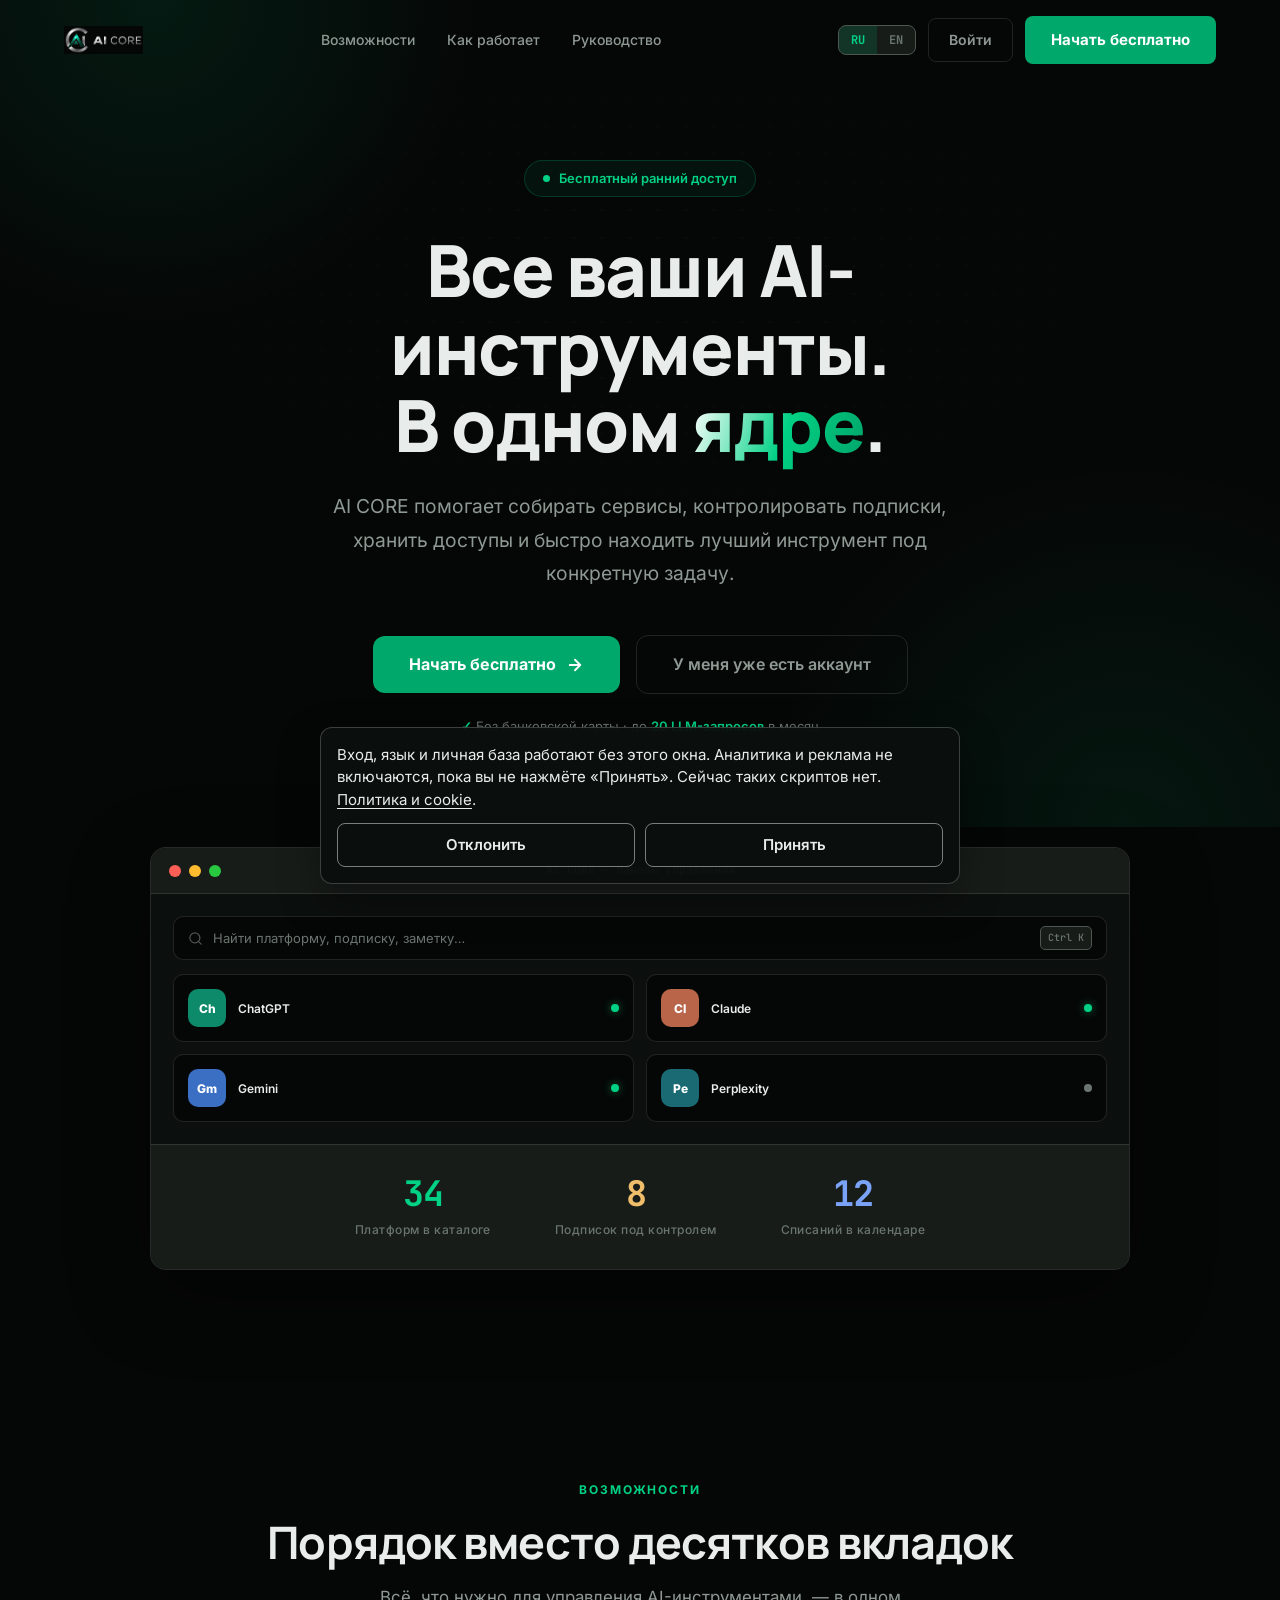
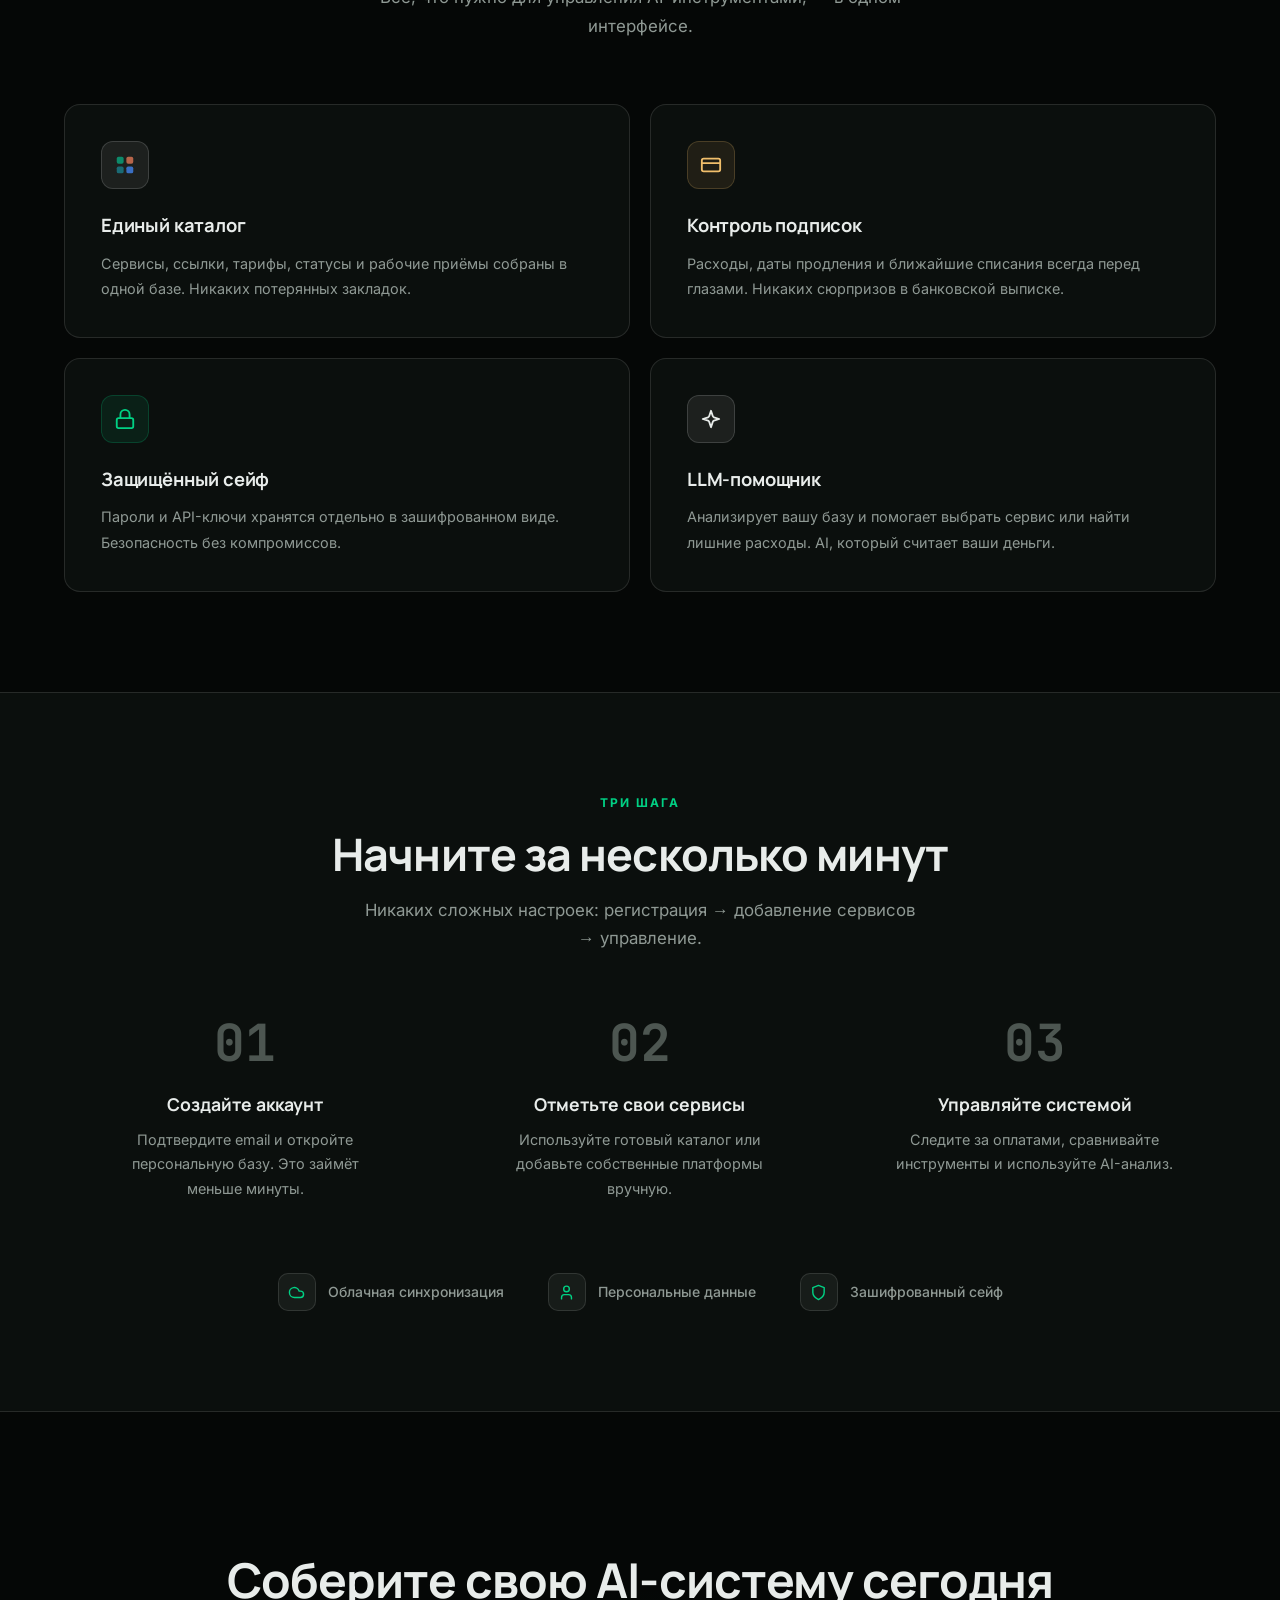
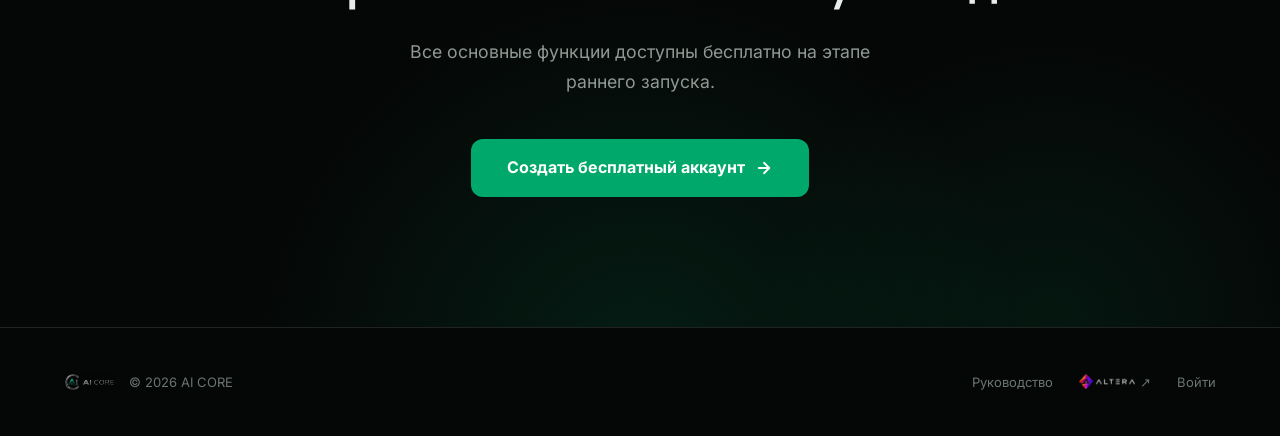
<file: index.html>
<!DOCTYPE html>
<html translate="no" lang="ru" class="lang-ru">
<head>
<meta charset="UTF-8">
<meta name="google" content="notranslate">
<meta name="viewport" content="width=device-width, initial-scale=1.0">
<meta name="description" content="AI CORE — личное пространство для управления AI-платформами, подписками, доступами и рабочими приёмами.">
<meta name="theme-color" content="#050706">
<title>AI CORE — управляйте AI-инструментами в одном месте</title>
<link rel="icon" type="image/svg+xml" href="assets/AI-CORE-favicon.svg">
<link rel="icon" type="image/png" sizes="32x32" href="assets/AI-CORE-favicon-32.png">
<link rel="apple-touch-icon" href="assets/AI-CORE-apple-touch.png">
<meta property="og:title" content="AI CORE — управляйте AI-инструментами в одном месте">
<meta property="og:description" content="Сервисы, подписки, доступы и рабочие приёмы — всё в одном ядре.">
<meta property="og:image" content="https://base-ai-platform.vercel.app/assets/AI-CORE-og-image.png">
<meta property="og:type" content="website">
<meta property="og:url" content="https://base-ai-platform.vercel.app/">
<link rel="stylesheet" href="assets/fonts/faces.css">
<link rel="stylesheet" href="cookie.css">
<style>
*, *::before, *::after { margin: 0; padding: 0; box-sizing: border-box; }
:root {
  /* AI CORE Brand System 2026: Obsidian + серебро + изумруд (правило 80/15/5) */
  --bg: #050706;                        /* Obsidian — основной фон */
  --bg-card: #0B0F0D;                   /* Onyx — секции */
  --bg-elevated: #171C19;               /* Graphite — карточки, панели */
  --border: #4D5651;                    /* Steel — поля ввода и hover */
  --border-light: rgba(232, 236, 234, 0.12); /* Platinum 12% — спокойные линии */
  --text: #E8ECEA;                      /* Platinum — заголовки */
  --text-secondary: #8F9994;            /* Titanium — вторичный текст */
  --text-muted: #6B7570;
  --accent: #00A86B;                    /* Emerald — главный акцент, CTA */
  --accent-light: #00D184;              /* Signal — hover, активные состояния */
  --accent-dark: #005C3B;               /* Emerald Dark — pressed */
  --ok: #00D184;
  --orange: #f0be6b;
  --blue: #7aa2f7;
  --cyan: #00d4ff;
  --radius: 16px;
  --radius-sm: 10px;
  --radius-xs: 8px;
  --shadow: 0 24px 80px rgba(0, 0, 0, 0.45);
  --glow: 0 0 32px rgba(0, 209, 132, 0.18);
  --glow-subtle: 0 0 16px rgba(0, 209, 132, 0.10);
  --transition: 0.3s cubic-bezier(0.22, 1, 0.36, 1);
  --font-heading: 'Manrope', 'Inter', sans-serif;
  --font-mono: 'JetBrains Mono', 'SF Mono', Consolas, monospace;
}
html { scroll-behavior: smooth; scroll-padding-top: 90px; }
body {
  font-family: 'Inter', -apple-system, BlinkMacSystemFont, 'Segoe UI', sans-serif;
  background: var(--bg);
  color: var(--text);
  line-height: 1.6;
  overflow-x: hidden;
  -webkit-font-smoothing: antialiased;
  text-rendering: optimizeLegibility;
}
a { color: inherit; }
button { font-family: inherit; }
::selection { background: var(--accent); color: #fff; }
:focus-visible { outline: 2px solid var(--accent-light); outline-offset: 3px; border-radius: 4px; }
.container { max-width: 1200px; margin: 0 auto; padding: 0 24px; }

/* ── Переключение языка: видимость через класс на <html>, каждый элемент
      сохраняет своё природное отображение ─────────────────────────── */
.lang-ru [data-lang="en"], .lang-en [data-lang="ru"] { display: none !important; }

/* ── Анимации ──────────────────────────────────────────────────────── */
@keyframes fadeInUp { from { opacity: 0; transform: translateY(30px); } to { opacity: 1; transform: translateY(0); } }
@keyframes fadeIn { from { opacity: 0; } to { opacity: 1; } }
@keyframes pulseDot { 0%, 100% { opacity: 1; box-shadow: 0 0 0 0 rgba(0, 209, 132, 0.5); } 50% { opacity: 0.6; box-shadow: 0 0 0 5px rgba(0, 209, 132, 0); } }
@keyframes skeleton { 0% { opacity: 0.45; } 50% { opacity: 0.9; } 100% { opacity: 0.45; } }
.reveal { opacity: 0; transform: translateY(30px); transition: opacity 0.7s ease, transform 0.7s ease; }
.reveal.visible { opacity: 1; transform: translateY(0); }
.features-grid .reveal:nth-child(2) { transition-delay: 0.08s; }
.features-grid .reveal:nth-child(3) { transition-delay: 0.16s; }
.features-grid .reveal:nth-child(4) { transition-delay: 0.24s; }
.workflow-steps .reveal:nth-child(2) { transition-delay: 0.12s; }
.workflow-steps .reveal:nth-child(3) { transition-delay: 0.24s; }

/* ── Прогресс скролла ──────────────────────────────────────────────── */
.scroll-progress { position: fixed; top: 0; left: 0; height: 2px; width: 0; background: linear-gradient(90deg, var(--accent), var(--accent-light)); z-index: 1001; }

/* ── Навбар ────────────────────────────────────────────────────────── */
.navbar {
  position: fixed; top: 0; left: 0; right: 0; z-index: 1000;
  padding: 16px 0;
  transition: background 0.3s ease, backdrop-filter 0.3s ease, box-shadow 0.3s ease, padding 0.3s ease;
}
.navbar.scrolled {
  padding: 10px 0;
  background: rgba(5, 7, 6, 0.88);
  backdrop-filter: blur(20px) saturate(1.4);
  -webkit-backdrop-filter: blur(20px) saturate(1.4);
  box-shadow: 0 1px 0 var(--border-light);
}
.navbar-inner { display: flex; align-items: center; justify-content: space-between; max-width: 1200px; margin: 0 auto; padding: 0 24px; }
.navbar-logo { display: flex; align-items: center; gap: 10px; text-decoration: none; color: var(--text); }
.navbar-logo img { height: 28px; width: auto; display: block; }
.navbar-links { display: flex; align-items: center; gap: 32px; list-style: none; }
.navbar-links a { color: var(--text-secondary); text-decoration: none; font-size: 14px; font-weight: 500; transition: color var(--transition); }
.navbar-links a:hover { color: var(--text); }
.navbar-actions { display: flex; align-items: center; gap: 12px; }
.lang-switch { display: flex; background: var(--bg-elevated); border-radius: var(--radius-xs); overflow: hidden; border: 1px solid var(--border); }
.lang-btn { padding: 6px 12px; font-size: 12px; font-weight: 600; color: var(--text-muted); background: transparent; border: none; cursor: pointer; transition: all var(--transition); font-family: var(--font-mono); }
.lang-btn.active { background: rgba(0, 168, 107, 0.18); color: var(--accent-light); }
.lang-btn:hover:not(.active) { color: var(--text); }

/* ── Кнопки ────────────────────────────────────────────────────────── */
.btn-ghost {
  padding: 10px 20px; border-radius: var(--radius-xs); font-size: 14px; font-weight: 600;
  color: var(--text-secondary); background: transparent; border: 1px solid var(--border-light);
  cursor: pointer; text-decoration: none; transition: all var(--transition);
}
.btn-ghost:hover { color: var(--text); border-color: var(--border); background: var(--bg-elevated); }
.btn-primary {
  display: inline-flex; align-items: center; gap: 10px;
  padding: 12px 26px; border-radius: var(--radius-xs); font-size: 15px; font-weight: 700;
  color: #fff; background: var(--accent); border: none; cursor: pointer; text-decoration: none;
  transition: background var(--transition), box-shadow var(--transition);
}
.btn-primary:hover { background: var(--accent-light); box-shadow: var(--glow); }
.btn-primary:active { background: var(--accent-dark); box-shadow: var(--glow-subtle); }
.btn-primary svg { transition: transform var(--transition); }
.btn-primary:hover svg { transform: translateX(4px); }
.btn-large { padding: 16px 36px; font-size: 16px; border-radius: 12px; }
.mobile-toggle { display: none; background: none; border: none; color: var(--text); cursor: pointer; padding: 6px; }
.mobile-toggle svg { display: block; }

/* ── Hero ──────────────────────────────────────────────────────────── */
.hero { padding: 160px 0 90px; text-align: center; position: relative; overflow: hidden; }
.hero::before {
  content: ''; position: absolute; inset: 0;
  background:
    radial-gradient(460px circle at 12% 0%, rgba(0, 168, 107, 0.12), transparent 70%),
    radial-gradient(520px circle at 88% 100%, rgba(0, 209, 132, 0.08), transparent 70%);
  pointer-events: none;
}
.hero::after {
  content: ''; position: absolute; inset: 0; pointer-events: none;
  background-image: radial-gradient(rgba(232, 236, 234, 0.03) 1px, transparent 1px);
  background-size: 28px 28px;
  -webkit-mask-image: radial-gradient(ellipse 70% 55% at 50% 35%, #000 20%, transparent 75%);
  mask-image: radial-gradient(ellipse 70% 55% at 50% 35%, #000 20%, transparent 75%);
}
.hero .container { position: relative; z-index: 1; }
.hero-badge {
  display: inline-flex; align-items: center; gap: 9px; padding: 7px 18px;
  background: rgba(0, 168, 107, 0.08); border: 1px solid rgba(0, 168, 107, 0.26);
  border-radius: 100px; font-size: 13px; font-weight: 600; color: var(--accent-light);
  margin-bottom: 34px; animation: fadeIn 0.8s ease;
}
.hero-badge-dot { width: 7px; height: 7px; flex: none; background: var(--accent-light); border-radius: 50%; animation: pulseDot 2s infinite; }
.hero h1 {
  font-family: var(--font-heading);
  font-size: clamp(2.8rem, 6vw, 4.5rem); font-weight: 800; line-height: 1.08;
  letter-spacing: -0.02em; margin-bottom: 26px; max-width: 800px;
  margin-left: auto; margin-right: auto;
  animation: fadeInUp 0.8s ease 0.1s both;
}
.hero h1 .highlight {
  background: linear-gradient(110deg, #fff 5%, #00D184 55%, #00A86B 95%);
  -webkit-background-clip: text; -webkit-text-fill-color: transparent; background-clip: text;
}
.hero-subtitle {
  font-size: clamp(1rem, 2vw, 1.2rem); color: var(--text-secondary);
  max-width: 620px; margin: 0 auto 44px; line-height: 1.75;
  animation: fadeInUp 0.8s ease 0.2s both;
}
.hero-actions { display: flex; align-items: center; justify-content: center; gap: 16px; margin-bottom: 22px; flex-wrap: wrap; animation: fadeInUp 0.8s ease 0.3s both; }
.hero-note { font-size: 13px; color: var(--text-muted); animation: fadeInUp 0.8s ease 0.4s both; }
.hero-note b { color: var(--ok); font-weight: 600; }

/* ── Превью продукта ───────────────────────────────────────────────── */
.preview { padding: 20px 0 110px; position: relative; }
.preview-window {
  max-width: 980px; margin: 0 auto; background: var(--bg-card);
  border: 1px solid var(--border-light); border-radius: var(--radius);
  overflow: hidden; box-shadow: var(--shadow);
}
.preview-titlebar {
  display: flex; align-items: center; gap: 8px; padding: 13px 18px;
  background: var(--bg-elevated); border-bottom: 1px solid var(--border-light);
}
.preview-dot { width: 12px; height: 12px; border-radius: 50%; flex: none; }
.preview-dot.red { background: #ff5f57; } .preview-dot.yellow { background: #febc2e; } .preview-dot.green { background: #28c840; }
.preview-titlebar-text { flex: 1; text-align: center; font-size: 12px; color: var(--text-muted); font-weight: 500; font-family: var(--font-mono); }
.preview-body { padding: 22px; display: grid; gap: 14px; }
.mock-search {
  display: flex; align-items: center; gap: 10px; height: 44px; padding: 0 14px;
  background: var(--bg); border: 1px solid var(--border-light); border-radius: var(--radius-sm);
  color: var(--text-muted); font-size: 13px;
}
.mock-search svg { flex: none; opacity: 0.7; }
.mock-search .kbd {
  margin-left: auto; font-family: var(--font-mono); font-size: 10px; padding: 3px 7px;
  border: 1px solid var(--border); border-radius: 5px; background: var(--bg-elevated); color: var(--text-muted);
}
.mock-grid { display: grid; grid-template-columns: repeat(2, 1fr); gap: 12px; }
.mock-card {
  display: flex; align-items: center; gap: 12px; padding: 14px;
  background: var(--bg); border: 1px solid var(--border-light); border-radius: var(--radius-sm);
  transition: border-color var(--transition), transform var(--transition);
}
.mock-card:hover { border-color: var(--border); transform: translateY(-2px); }
.mock-icon { width: 38px; height: 38px; flex: none; display: grid; place-items: center; border-radius: 10px; font-size: 12px; font-weight: 800; color: #fff; }
.mock-icon.chat { background: #0D8A6A; } .mock-icon.coral { background: #B8654A; }
.mock-icon.blue { background: #3A6FC4; } .mock-icon.cyan { background: #1A6A74; }
.mock-card-body { flex: 1; min-width: 0; }
.mock-card b { display: block; font-size: 12px; font-weight: 600; }
.mock-line { height: 5px; margin-top: 7px; border-radius: 4px; background: rgba(232, 236, 234, 0.08); animation: skeleton 2.6s ease-in-out infinite; }
.mock-line.short { width: 62%; }
.mock-status { width: 8px; height: 8px; flex: none; border-radius: 50%; }
.mock-status.on { background: var(--ok); box-shadow: 0 0 8px rgba(0, 209, 132, 0.55); }
.mock-status.off { background: var(--text-muted); }
.preview-stats {
  display: flex; justify-content: center; gap: 64px; padding: 30px 24px;
  background: var(--bg-elevated); border-top: 1px solid var(--border-light); flex-wrap: wrap;
}
.preview-stat { text-align: center; }
.preview-stat-value { font-size: 2.2rem; font-weight: 700; letter-spacing: -0.02em; font-family: var(--font-mono); line-height: 1.1; }
.preview-stat-value.green { color: var(--ok); } .preview-stat-value.orange { color: var(--orange); } .preview-stat-value.blue { color: var(--blue); }
.preview-stat-label { font-size: 12px; color: var(--text-muted); margin-top: 6px; font-weight: 500; letter-spacing: 0.04em; }

/* ── Секции ────────────────────────────────────────────────────────── */
.features { padding: 100px 0; }
.section-label { font-size: 12px; font-weight: 700; letter-spacing: 0.16em; text-transform: uppercase; color: var(--accent-light); text-align: center; margin-bottom: 16px; }
.section-title { font-family: var(--font-heading); font-size: clamp(1.8rem, 4vw, 2.8rem); font-weight: 700; text-align: center; letter-spacing: -0.02em; margin-bottom: 16px; line-height: 1.15; }
.section-subtitle { font-size: 1.05rem; color: var(--text-secondary); text-align: center; max-width: 560px; margin: 0 auto 64px; line-height: 1.7; }

.features-grid { display: grid; grid-template-columns: 1fr 1fr; gap: 20px; }
.feature-card {
  background: var(--bg-card); border: 1px solid var(--border-light); border-radius: var(--radius);
  padding: 36px; transition: transform var(--transition), border-color var(--transition), box-shadow var(--transition);
  position: relative; overflow: hidden;
}
.feature-card::before {
  content: ''; position: absolute; top: 0; left: 10%; right: 10%; height: 2px;
  background: linear-gradient(90deg, transparent, var(--accent), var(--accent-light), transparent);
  opacity: 0; transition: opacity var(--transition);
}
.feature-card:hover { border-color: rgba(0, 209, 132, 0.45); transform: translateY(-3px); box-shadow: 0 12px 40px rgba(0, 0, 0, 0.35); }
.feature-card:hover::before { opacity: 1; }
.feature-icon {
  width: 48px; height: 48px; border-radius: 12px; display: grid; place-items: center;
  margin-bottom: 22px; border: 1px solid;
}
.feature-icon.catalog { background: rgba(232, 236, 234, 0.08); border-color: rgba(232, 236, 234, 0.16); }
.feature-icon.billing { background: rgba(240, 190, 107, 0.09); border-color: rgba(240, 190, 107, 0.2); color: var(--orange); }
.feature-icon.vault { background: rgba(0, 209, 132, 0.09); border-color: rgba(0, 209, 132, 0.2); color: var(--ok); }
.feature-icon.ai { background: rgba(232, 236, 234, 0.08); border-color: rgba(232, 236, 234, 0.16); color: var(--text); }
.feature-card h3 { font-family: var(--font-heading); font-size: 1.15rem; font-weight: 700; margin-bottom: 10px; letter-spacing: -0.01em; }
.feature-card p { font-size: 0.9rem; color: var(--text-secondary); line-height: 1.75; }

/* ── Как работает ──────────────────────────────────────────────────── */
.workflow { padding: 100px 0; background: var(--bg-card); border-top: 1px solid var(--border-light); border-bottom: 1px solid var(--border-light); }
.workflow-steps { display: grid; grid-template-columns: repeat(3, 1fr); gap: 32px; margin-top: 64px; }
.workflow-step { text-align: center; }
.workflow-step-number {
  font-family: var(--font-mono); font-size: 3.2rem; font-weight: 700;
  color: var(--border); line-height: 1; margin-bottom: 22px;
  transition: color var(--transition), text-shadow var(--transition);
}
.workflow-step:hover .workflow-step-number { color: var(--accent); }
.workflow-step h3 { font-family: var(--font-heading); font-size: 1.1rem; font-weight: 700; margin-bottom: 10px; }
.workflow-step p { font-size: 0.9rem; color: var(--text-secondary); line-height: 1.7; max-width: 280px; margin: 0 auto; }
.trust { display: flex; justify-content: center; gap: 44px; margin-top: 72px; flex-wrap: wrap; }
.trust-item { display: flex; align-items: center; gap: 12px; font-size: 14px; color: var(--text-secondary); font-weight: 500; }
.trust-icon { width: 38px; height: 38px; border-radius: var(--radius-sm); background: var(--bg-elevated); border: 1px solid var(--border-light); display: grid; place-items: center; color: var(--accent-light); }

/* ── Финальный CTA ─────────────────────────────────────────────────── */
.cta { padding: 130px 0; text-align: center; position: relative; overflow: hidden; }
.cta::before {
  content: ''; position: absolute; inset: 0;
  background:
    radial-gradient(560px circle at 50% 110%, rgba(0, 168, 107, 0.14), transparent 70%),
    radial-gradient(420px circle at 82% 100%, rgba(0, 209, 132, 0.08), transparent 70%);
  pointer-events: none;
}
.cta .container { position: relative; z-index: 1; }
.cta h2 { font-family: var(--font-heading); font-size: clamp(2rem, 4vw, 3rem); font-weight: 700; letter-spacing: -0.02em; margin-bottom: 18px; }
.cta p { font-size: 1.1rem; color: var(--text-secondary); margin: 0 auto 42px; max-width: 500px; line-height: 1.7; }

/* ── Футер ─────────────────────────────────────────────────────────── */
.footer { padding: 44px 0; border-top: 1px solid var(--border-light); }
.footer-inner { display: flex; align-items: center; justify-content: space-between; flex-wrap: wrap; gap: 18px; }
.footer-left { display: flex; align-items: center; gap: 14px; }
.footer-logo { height: 18px; width: auto; opacity: 0.55; display: block; }
.footer-copy { font-size: 13px; color: var(--text-muted); }
.footer-links { display: flex; gap: 26px; }
.footer-links a { font-size: 13px; color: var(--text-muted); text-decoration: none; transition: color var(--transition); }
.footer-links a:hover { color: var(--text-secondary); }
/* Кредит разработчика ALTERA — фирменный логотип Altera (исключение из палитры AI CORE) */
.altera-credit { display: inline-flex; align-items: center; gap: 5px; text-decoration: none; }
.altera-credit img { height: 15px; width: auto; display: block; }
.altera-credit:hover img { opacity: 0.85; }
.altera-credit .ext { color: var(--text-muted); font-weight: 400; }

/* ── Мобильная версия ──────────────────────────────────────────────── */
@media (max-width: 768px) {
  .mobile-toggle { display: block; }
  .navbar-links {
    display: none; position: absolute; top: 100%; left: 0; right: 0;
    flex-direction: column; align-items: stretch; gap: 0;
    background: rgba(5, 7, 6, 0.96); backdrop-filter: blur(20px);
    -webkit-backdrop-filter: blur(20px);
    border-bottom: 1px solid var(--border-light); padding: 8px 24px 16px;
  }
  .navbar-links.open { display: flex; }
  .navbar-links li { border-top: 1px solid var(--border-light); }
  .navbar-links li:first-child { border-top: none; }
  .navbar-links a { display: block; padding: 14px 0; font-size: 15px; }
  .navbar-actions .btn-ghost { display: none; }
  .hero { padding: 130px 0 70px; }
  .hero-actions { flex-direction: column; width: 100%; }
  .hero-actions .btn-primary, .hero-actions .btn-ghost { width: 100%; justify-content: center; }
  .features, .workflow { padding: 64px 0; }
  .features-grid, .workflow-steps { grid-template-columns: 1fr; }
  .preview { padding: 10px 0 70px; }
  .preview-stats { gap: 28px; }
  .mock-grid { grid-template-columns: 1fr; }
  .trust { gap: 20px; flex-direction: column; align-items: center; }
}
@media (prefers-reduced-motion: reduce) {
  html { scroll-behavior: auto; }
  .reveal { opacity: 1; transform: none; transition: none; }
  .hero-badge-dot, .mock-line { animation: none; }
  .btn-primary, .feature-card, .workflow-step-number { transition: none; }
}
</style>
</head>
<body>
<div class="scroll-progress" id="scrollProgress"></div>

<nav class="navbar" id="navbar">
  <div class="navbar-inner">
    <a href="index.html" class="navbar-logo" aria-label="AI CORE">
      <img src="assets/AI-CORE-logo-horizontal-web.png" alt="AI CORE">
    </a>
    <button class="mobile-toggle" id="mobileToggle" aria-label="Меню" aria-expanded="false">
      <svg id="iconMenu" width="22" height="22" viewBox="0 0 24 24" fill="none" stroke="currentColor" stroke-width="2" stroke-linecap="round"><line x1="4" y1="7" x2="20" y2="7"/><line x1="4" y1="12" x2="20" y2="12"/><line x1="4" y1="17" x2="20" y2="17"/></svg>
      <svg id="iconClose" width="22" height="22" viewBox="0 0 24 24" fill="none" stroke="currentColor" stroke-width="2" stroke-linecap="round" style="display:none"><line x1="6" y1="6" x2="18" y2="18"/><line x1="18" y1="6" x2="6" y2="18"/></svg>
    </button>
    <ul class="navbar-links" id="navLinks">
      <li><a href="#features"><span data-lang="ru">Возможности</span><span data-lang="en">Features</span></a></li>
      <li><a href="#workflow"><span data-lang="ru">Как работает</span><span data-lang="en">How it works</span></a></li>
      <li><a href="guide.html"><span data-lang="ru">Руководство</span><span data-lang="en">Guide</span></a></li>
    </ul>
    <div class="navbar-actions">
      <div class="lang-switch" role="group" aria-label="Language">
        <button class="lang-btn" type="button" data-set-lang="ru">RU</button>
        <button class="lang-btn" type="button" data-set-lang="en">EN</button>
      </div>
      <a href="login.html?view=login" class="btn-ghost"><span data-lang="ru">Войти</span><span data-lang="en">Log in</span></a>
      <a href="login.html?view=signup" class="btn-primary"><span data-lang="ru">Начать бесплатно</span><span data-lang="en">Get started</span></a>
    </div>
  </div>
</nav>

<section class="hero">
  <div class="container">
    <div class="hero-badge"><span class="hero-badge-dot"></span><span data-lang="ru">Бесплатный ранний доступ</span><span data-lang="en">Free early access</span></div>
    <h1 data-lang="ru">Все ваши AI-инструменты.<br>В одном <span class="highlight">ядре</span>.</h1>
    <h1 data-lang="en">All your AI tools.<br>In one <span class="highlight">core</span>.</h1>
    <p class="hero-subtitle" data-lang="ru">AI CORE помогает собирать сервисы, контролировать подписки, хранить доступы и быстро находить лучший инструмент под конкретную задачу.</p>
    <p class="hero-subtitle" data-lang="en">AI CORE helps you collect services, track subscriptions, store credentials, and quickly find the best tool for any task.</p>
    <div class="hero-actions">
      <a href="login.html?view=signup" class="btn-primary btn-large">
        <span data-lang="ru">Начать бесплатно</span><span data-lang="en">Get started free</span>
        <svg width="18" height="18" viewBox="0 0 24 24" fill="none" stroke="currentColor" stroke-width="2.4" stroke-linecap="round" stroke-linejoin="round"><line x1="5" y1="12" x2="19" y2="12"/><polyline points="12 5 19 12 12 19"/></svg>
      </a>
      <a href="login.html?view=login" class="btn-ghost btn-large"><span data-lang="ru">У меня уже есть аккаунт</span><span data-lang="en">I already have an account</span></a>
    </div>
    <p class="hero-note"><b>✓</b> <span data-lang="ru">Без банковской карты · до <b>20 LLM-запросов</b> в месяц</span><span data-lang="en">No credit card · up to <b>20 LLM requests</b> per month</span></p>
  </div>
</section>

<section class="preview reveal">
  <div class="container">
    <div class="preview-window">
      <div class="preview-titlebar">
        <span class="preview-dot red"></span><span class="preview-dot yellow"></span><span class="preview-dot green"></span>
        <span class="preview-titlebar-text" data-lang="ru">AI CORE — панель управления</span>
        <span class="preview-titlebar-text" data-lang="en">AI CORE — dashboard</span>
        <span style="width:52px" aria-hidden="true"></span>
      </div>
      <div class="preview-body">
        <div class="mock-search">
          <svg width="15" height="15" viewBox="0 0 24 24" fill="none" stroke="currentColor" stroke-width="2" stroke-linecap="round"><circle cx="11" cy="11" r="8"/><line x1="21" y1="21" x2="16.65" y2="16.65"/></svg>
          <span data-lang="ru">Найти платформу, подписку, заметку…</span>
          <span data-lang="en">Search platforms, subscriptions, notes…</span>
          <span class="kbd">Ctrl K</span>
        </div>
        <div class="mock-grid">
          <div class="mock-card"><span class="mock-icon chat">Ch</span><div class="mock-card-body"><b>ChatGPT</b><span class="mock-line"></span></div><span class="mock-status on"></span></div>
          <div class="mock-card"><span class="mock-icon coral">Cl</span><div class="mock-card-body"><b>Claude</b><span class="mock-line short"></span></div><span class="mock-status on"></span></div>
          <div class="mock-card"><span class="mock-icon blue">Gm</span><div class="mock-card-body"><b>Gemini</b><span class="mock-line short"></span></div><span class="mock-status on"></span></div>
          <div class="mock-card"><span class="mock-icon cyan">Pe</span><div class="mock-card-body"><b>Perplexity</b><span class="mock-line"></span></div><span class="mock-status off"></span></div>
        </div>
      </div>
      <div class="preview-stats">
        <div class="preview-stat">
          <div class="preview-stat-value green" data-count="34">0</div>
          <div class="preview-stat-label" data-lang="ru">Платформ в каталоге</div>
          <div class="preview-stat-label" data-lang="en">Platforms tracked</div>
        </div>
        <div class="preview-stat">
          <div class="preview-stat-value orange" data-count="8">0</div>
          <div class="preview-stat-label" data-lang="ru">Подписок под контролем</div>
          <div class="preview-stat-label" data-lang="en">Subscriptions tracked</div>
        </div>
        <div class="preview-stat">
          <div class="preview-stat-value blue" data-count="12">0</div>
          <div class="preview-stat-label" data-lang="ru">Списаний в календаре</div>
          <div class="preview-stat-label" data-lang="en">Charges scheduled</div>
        </div>
      </div>
    </div>
  </div>
</section>

<section class="features" id="features">
  <div class="container">
    <div class="section-label reveal"><span data-lang="ru">Возможности</span><span data-lang="en">Features</span></div>
    <h2 class="section-title reveal" data-lang="ru">Порядок вместо десятков вкладок</h2>
    <h2 class="section-title reveal" data-lang="en">Clarity instead of dozens of tabs</h2>
    <p class="section-subtitle reveal" data-lang="ru">Всё, что нужно для управления AI-инструментами, — в одном интерфейсе.</p>
    <p class="section-subtitle reveal" data-lang="en">Everything you need to manage AI tools — in one interface.</p>
    <div class="features-grid">
      <div class="feature-card reveal">
        <div class="feature-icon catalog">
          <svg width="22" height="22" viewBox="0 0 24 24" fill="none" aria-hidden="true"><rect x="3" y="3" width="7.5" height="7.5" rx="2" fill="#0D8A6A"/><rect x="13.5" y="3" width="7.5" height="7.5" rx="2" fill="#B8654A"/><rect x="13.5" y="13.5" width="7.5" height="7.5" rx="2" fill="#3A6FC4"/><rect x="3" y="13.5" width="7.5" height="7.5" rx="2" fill="#1A6A74"/></svg>
        </div>
        <h3 data-lang="ru">Единый каталог</h3><h3 data-lang="en">Unified catalog</h3>
        <p data-lang="ru">Сервисы, ссылки, тарифы, статусы и рабочие приёмы собраны в одной базе. Никаких потерянных закладок.</p>
        <p data-lang="en">Services, links, pricing, statuses and workflows — all in one place. No more lost bookmarks.</p>
      </div>
      <div class="feature-card reveal">
        <div class="feature-icon billing">
          <svg width="22" height="22" viewBox="0 0 24 24" fill="none" stroke="currentColor" stroke-width="2" stroke-linecap="round" stroke-linejoin="round"><rect x="2" y="5" width="20" height="14" rx="2"/><line x1="2" y1="10" x2="22" y2="10"/></svg>
        </div>
        <h3 data-lang="ru">Контроль подписок</h3><h3 data-lang="en">Subscription tracking</h3>
        <p data-lang="ru">Расходы, даты продления и ближайшие списания всегда перед глазами. Никаких сюрпризов в банковской выписке.</p>
        <p data-lang="en">Expenses, renewal dates and upcoming charges at a glance. No surprises on your bank statement.</p>
      </div>
      <div class="feature-card reveal">
        <div class="feature-icon vault">
          <svg width="22" height="22" viewBox="0 0 24 24" fill="none" stroke="currentColor" stroke-width="2" stroke-linecap="round" stroke-linejoin="round"><rect x="3" y="11" width="18" height="11" rx="2"/><path d="M7 11V7a5 5 0 0 1 10 0v4"/></svg>
        </div>
        <h3 data-lang="ru">Защищённый сейф</h3><h3 data-lang="en">Encrypted vault</h3>
        <p data-lang="ru">Пароли и API-ключи хранятся отдельно в зашифрованном виде. Безопасность без компромиссов.</p>
        <p data-lang="en">Passwords and API keys are stored separately in encrypted form. Security without compromise.</p>
      </div>
      <div class="feature-card reveal">
        <div class="feature-icon ai">
          <svg width="22" height="22" viewBox="0 0 24 24" fill="none" stroke="currentColor" stroke-width="2" stroke-linecap="round" stroke-linejoin="round"><path d="M12 3l1.9 5.8a2 2 0 0 0 1.3 1.3L21 12l-5.8 1.9a2 2 0 0 0-1.3 1.3L12 21l-1.9-5.8a2 2 0 0 0-1.3-1.3L3 12l5.8-1.9a2 2 0 0 0 1.3-1.3L12 3z"/></svg>
        </div>
        <h3 data-lang="ru">LLM-помощник</h3><h3 data-lang="en">LLM assistant</h3>
        <p data-lang="ru">Анализирует вашу базу и помогает выбрать сервис или найти лишние расходы. AI, который считает ваши деньги.</p>
        <p data-lang="en">Analyzes your database to recommend services and uncover unnecessary spending. AI that counts your money.</p>
      </div>
    </div>
  </div>
</section>

<section class="workflow" id="workflow">
  <div class="container">
    <div class="section-label reveal"><span data-lang="ru">Три шага</span><span data-lang="en">Three steps</span></div>
    <h2 class="section-title reveal" data-lang="ru">Начните за несколько минут</h2>
    <h2 class="section-title reveal" data-lang="en">Get started in minutes</h2>
    <p class="section-subtitle reveal" data-lang="ru">Никаких сложных настроек: регистрация → добавление сервисов → управление.</p>
    <p class="section-subtitle reveal" data-lang="en">No complex setup: sign up → add services → stay in control.</p>
    <div class="workflow-steps">
      <div class="workflow-step reveal">
        <div class="workflow-step-number">01</div>
        <h3 data-lang="ru">Создайте аккаунт</h3><h3 data-lang="en">Create an account</h3>
        <p data-lang="ru">Подтвердите email и откройте персональную базу. Это займёт меньше минуты.</p>
        <p data-lang="en">Confirm your email and open your personal database. It takes less than a minute.</p>
      </div>
      <div class="workflow-step reveal">
        <div class="workflow-step-number">02</div>
        <h3 data-lang="ru">Отметьте свои сервисы</h3><h3 data-lang="en">Add your services</h3>
        <p data-lang="ru">Используйте готовый каталог или добавьте собственные платформы вручную.</p>
        <p data-lang="en">Use the built-in catalog or add your own platforms manually.</p>
      </div>
      <div class="workflow-step reveal">
        <div class="workflow-step-number">03</div>
        <h3 data-lang="ru">Управляйте системой</h3><h3 data-lang="en">Stay in control</h3>
        <p data-lang="ru">Следите за оплатами, сравнивайте инструменты и используйте AI-анализ.</p>
        <p data-lang="en">Track payments, compare tools and leverage AI-powered analysis.</p>
      </div>
    </div>
    <div class="trust reveal">
      <div class="trust-item">
        <div class="trust-icon"><svg width="17" height="17" viewBox="0 0 24 24" fill="none" stroke="currentColor" stroke-width="2" stroke-linecap="round" stroke-linejoin="round"><path d="M17.5 19H9a7 7 0 1 1 6.71-9h1.79a4.5 4.5 0 1 1 0 9Z"/></svg></div>
        <span data-lang="ru">Облачная синхронизация</span><span data-lang="en">Cloud sync</span>
      </div>
      <div class="trust-item">
        <div class="trust-icon"><svg width="17" height="17" viewBox="0 0 24 24" fill="none" stroke="currentColor" stroke-width="2" stroke-linecap="round" stroke-linejoin="round"><path d="M19 21v-2a4 4 0 0 0-4-4H9a4 4 0 0 0-4 4v2"/><circle cx="12" cy="7" r="4"/></svg></div>
        <span data-lang="ru">Персональные данные</span><span data-lang="en">Personal data</span>
      </div>
      <div class="trust-item">
        <div class="trust-icon"><svg width="17" height="17" viewBox="0 0 24 24" fill="none" stroke="currentColor" stroke-width="2" stroke-linecap="round" stroke-linejoin="round"><path d="M12 22s8-4 8-10V5l-8-3-8 3v7c0 6 8 10 8 10z"/></svg></div>
        <span data-lang="ru">Зашифрованный сейф</span><span data-lang="en">Encrypted vault</span>
      </div>
    </div>
  </div>
</section>

<section class="cta reveal">
  <div class="container">
    <h2 data-lang="ru">Соберите свою AI-систему сегодня</h2>
    <h2 data-lang="en">Build your AI system today</h2>
    <p data-lang="ru">Все основные функции доступны бесплатно на этапе раннего запуска.</p>
    <p data-lang="en">All core features are free during the early access period.</p>
    <a href="login.html?view=signup" class="btn-primary btn-large">
      <span data-lang="ru">Создать бесплатный аккаунт</span><span data-lang="en">Create a free account</span>
      <svg width="18" height="18" viewBox="0 0 24 24" fill="none" stroke="currentColor" stroke-width="2.4" stroke-linecap="round" stroke-linejoin="round"><line x1="5" y1="12" x2="19" y2="12"/><polyline points="12 5 19 12 12 19"/></svg>
    </a>
  </div>
</section>

<footer class="footer">
  <div class="container">
    <div class="footer-inner">
      <div class="footer-left">
        <img src="assets/AI-CORE-logo-horizontal-web.png" alt="AI CORE" class="footer-logo">
        <span class="footer-copy">© 2026 AI CORE</span>
      </div>
      <div class="footer-links">
        <a href="guide.html"><span data-lang="ru">Руководство</span><span data-lang="en">Guide</span></a>
        <a href="https://altera-tau.vercel.app/" target="_blank" rel="noopener noreferrer" class="altera-credit" aria-label="Разработка сайта — ALTERA"><img src="assets/ALTERA-logo-horizontal-web.png" alt="ALTERA"><span class="ext" aria-hidden="true">↗</span></a>
        <a href="login.html?view=login"><span data-lang="ru">Войти</span><span data-lang="en">Log in</span></a>
      </div>
    </div>
  </div>
</footer>

<script>
(function () {
  'use strict';

  /* ── Язык: класс на <html>, выбор сохраняется вместе с остальными
        страницами сайта (общий ключ localStorage) ─────────────────── */
  var LANG_KEY = 'ai-core-lang-v1';
  var LEGACY_KEY = 'aicore_language';
  var TITLES = {
    ru: 'AI CORE — управляйте AI-инструментами в одном месте',
    en: 'AI CORE — manage all your AI tools in one place'
  };
  var langButtons = Array.prototype.slice.call(document.querySelectorAll('.lang-btn'));

  function setLang(lang) {
    lang = lang === 'en' ? 'en' : 'ru';
    var root = document.documentElement;
    root.lang = lang;
    root.classList.remove('lang-ru', 'lang-en');
    root.classList.add('lang-' + lang);
    document.title = TITLES[lang];
    langButtons.forEach(function (btn) {
      var active = btn.getAttribute('data-set-lang') === lang;
      btn.classList.toggle('active', active);
      btn.setAttribute('aria-pressed', String(active));
    });
    try { localStorage.setItem(LANG_KEY, lang); } catch (e) {}
  }

  langButtons.forEach(function (btn) {
    btn.addEventListener('click', function () { setLang(btn.getAttribute('data-set-lang')); });
  });

  var stored = null;
  try { stored = localStorage.getItem(LANG_KEY) || localStorage.getItem(LEGACY_KEY); } catch (e) {}
  setLang(stored === 'en' ? 'en' : 'ru');

  /* ── Прогресс скролла и блюр навбара ────────────────────────────── */
  var progressBar = document.getElementById('scrollProgress');
  var navbar = document.getElementById('navbar');

  function onScroll() {
    var s = window.scrollY || window.pageYOffset;
    var d = document.documentElement.scrollHeight - window.innerHeight;
    progressBar.style.width = d > 0 ? (s / d * 100) + '%' : '0%';
    navbar.classList.toggle('scrolled', s > 40);
  }

  var ticking = false;
  window.addEventListener('scroll', function () {
    if (!ticking) {
      window.requestAnimationFrame(function () { onScroll(); ticking = false; });
      ticking = true;
    }
  }, { passive: true });
  onScroll();

  /* ── Мобильное меню ─────────────────────────────────────────────── */
  var toggle = document.getElementById('mobileToggle');
  var navLinks = document.getElementById('navLinks');
  var iconMenu = document.getElementById('iconMenu');
  var iconClose = document.getElementById('iconClose');

  function setMenu(open) {
    navLinks.classList.toggle('open', open);
    iconMenu.style.display = open ? 'none' : 'block';
    iconClose.style.display = open ? 'block' : 'none';
    toggle.setAttribute('aria-expanded', String(open));
  }

  toggle.addEventListener('click', function () {
    setMenu(!navLinks.classList.contains('open'));
  });
  navLinks.addEventListener('click', function (e) {
    if (e.target.closest('a')) setMenu(false);
  });

  /* ── Появление секций при скролле ───────────────────────────────── */
  var revealObserver = new IntersectionObserver(function (entries) {
    entries.forEach(function (entry) {
      if (entry.isIntersecting) {
        entry.target.classList.add('visible');
        revealObserver.unobserve(entry.target);
      }
    });
  }, { threshold: 0.1, rootMargin: '0px 0px -40px 0px' });

  Array.prototype.forEach.call(document.querySelectorAll('.reveal'), function (el) {
    revealObserver.observe(el);
  });

  /* ── Счётчики 31 / 8 / 12: анимация от нуля с плавным торможением ─ */
  var counterObserver = new IntersectionObserver(function (entries) {
    entries.forEach(function (entry) {
      if (!entry.isIntersecting) return;
      var el = entry.target;
      var target = parseInt(el.getAttribute('data-count'), 10) || 0;
      var duration = 1400;
      var startTime = null;
      function frame(time) {
        if (startTime === null) startTime = time;
        var p = Math.min((time - startTime) / duration, 1);
        var eased = 1 - Math.pow(1 - p, 3); /* cubic ease-out */
        el.textContent = Math.round(eased * target);
        if (p < 1) requestAnimationFrame(frame);
        else el.textContent = target;
      }
      requestAnimationFrame(frame);
      counterObserver.unobserve(el);
    });
  }, { threshold: 0.5 });

  Array.prototype.forEach.call(document.querySelectorAll('[data-count]'), function (el) {
    counterObserver.observe(el);
  });
})();
</script>

<div id="cookie-banner" class="cookie-banner" data-key="aicore-cookie" hidden>
  <p>Вход, язык и личная база работают без этого окна. Аналитика и реклама не включаются, пока вы не нажмёте «Принять». Сейчас таких скриптов нет. <a href="privacy.html">Политика и cookie</a>.</p>
  <div class="cookie-banner__row">
    <button type="button" data-cookie="reject">Отклонить</button>
    <button type="button" data-cookie="accept">Принять</button>
  </div>
</div>
<script src="cookie.js" defer></script>

</body>
</html>
</file>
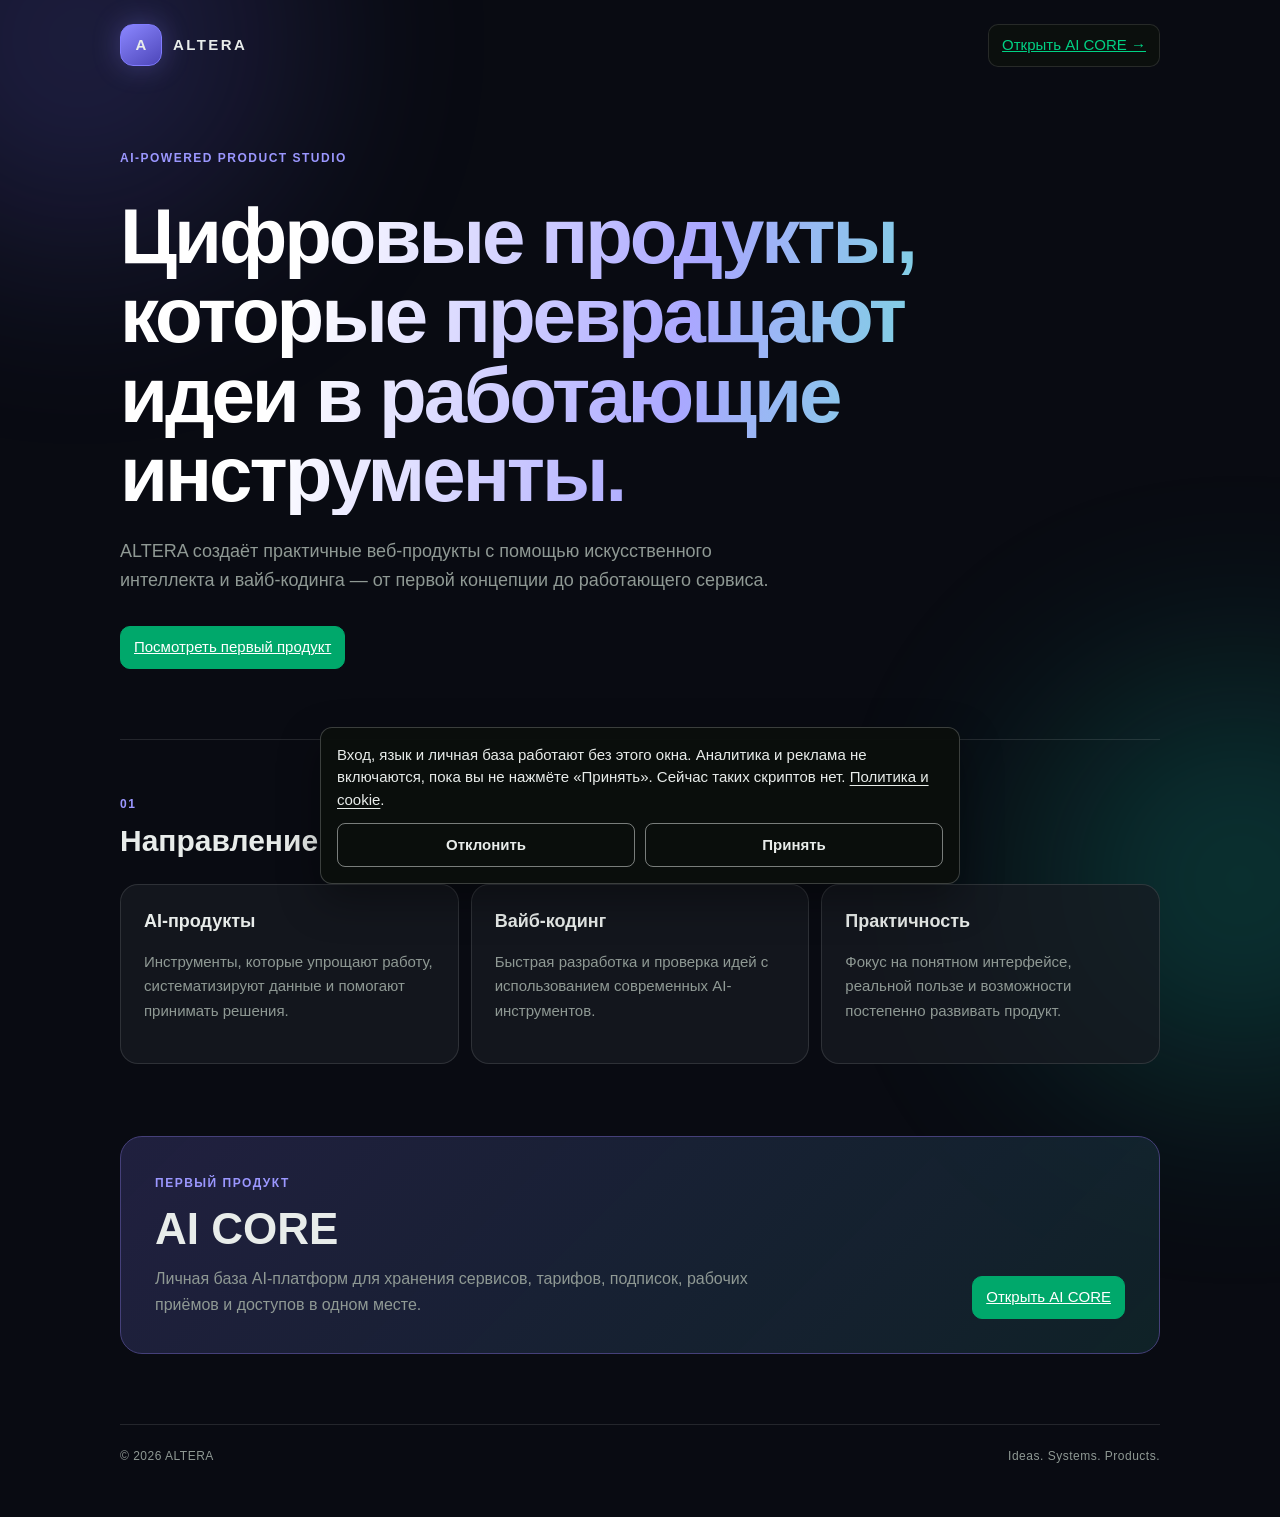
<file: altera.html>
<!doctype html>
<html translate="no" lang="ru">
<head>
<meta charset="utf-8">
<meta name="google" content="notranslate">
<meta name="viewport" content="width=device-width,initial-scale=1">
<meta name="description" content="ALTERA — студия цифровых продуктов на базе AI и вайб-кодинга.">
<title>ALTERA — AI-powered product studio</title>
<link rel="stylesheet" href="assets/app.css?v=20260817-0945">
<link rel="stylesheet" href="assets/altera.css?v=20260817-0945">
<link rel="stylesheet" href="cookie.css">
</head>
<body class="altera-page">
<main class="altera-wrap">
  <header class="altera-head">
    <a class="altera-logo" href="altera.html" aria-label="ALTERA"><span>A</span><b>ALTERA</b></a>
    <a class="btn" href="ai-platforms.html">Открыть AI CORE →</a>
  </header>

  <section class="altera-hero">
    <p class="altera-kicker">AI-powered product studio</p>
    <h1>Цифровые продукты, которые превращают идеи в работающие инструменты.</h1>
    <p class="altera-lead">ALTERA создаёт практичные веб-продукты с помощью искусственного интеллекта и вайб-кодинга — от первой концепции до работающего сервиса.</p>
    <div class="altera-actions"><a class="btn primary" href="ai-platforms.html">Посмотреть первый продукт</a></div>
  </section>

  <section class="altera-section">
    <div><span class="altera-index">01</span><h2>Направление</h2></div>
    <div class="altera-grid">
      <article><b>AI-продукты</b><p>Инструменты, которые упрощают работу, систематизируют данные и помогают принимать решения.</p></article>
      <article><b>Вайб-кодинг</b><p>Быстрая разработка и проверка идей с использованием современных AI-инструментов.</p></article>
      <article><b>Практичность</b><p>Фокус на понятном интерфейсе, реальной пользе и возможности постепенно развивать продукт.</p></article>
    </div>
  </section>

  <section class="altera-product">
    <div>
      <span class="altera-index">Первый продукт</span>
      <h2>AI CORE</h2>
      <p>Личная база AI-платформ для хранения сервисов, тарифов, подписок, рабочих приёмов и доступов в одном месте.</p>
    </div>
    <a class="btn primary" href="ai-platforms.html">Открыть AI CORE</a>
  </section>

  <footer class="altera-foot"><span>© 2026 ALTERA</span><span>Ideas. Systems. Products.</span></footer>
</main>

<div id="cookie-banner" class="cookie-banner" data-key="aicore-cookie" hidden>
  <p>Вход, язык и личная база работают без этого окна. Аналитика и реклама не включаются, пока вы не нажмёте «Принять». Сейчас таких скриптов нет. <a href="privacy.html">Политика и cookie</a>.</p>
  <div class="cookie-banner__row">
    <button type="button" data-cookie="reject">Отклонить</button>
    <button type="button" data-cookie="accept">Принять</button>
  </div>
</div>
<script src="cookie.js" defer></script>

</body>
</html>
</file>
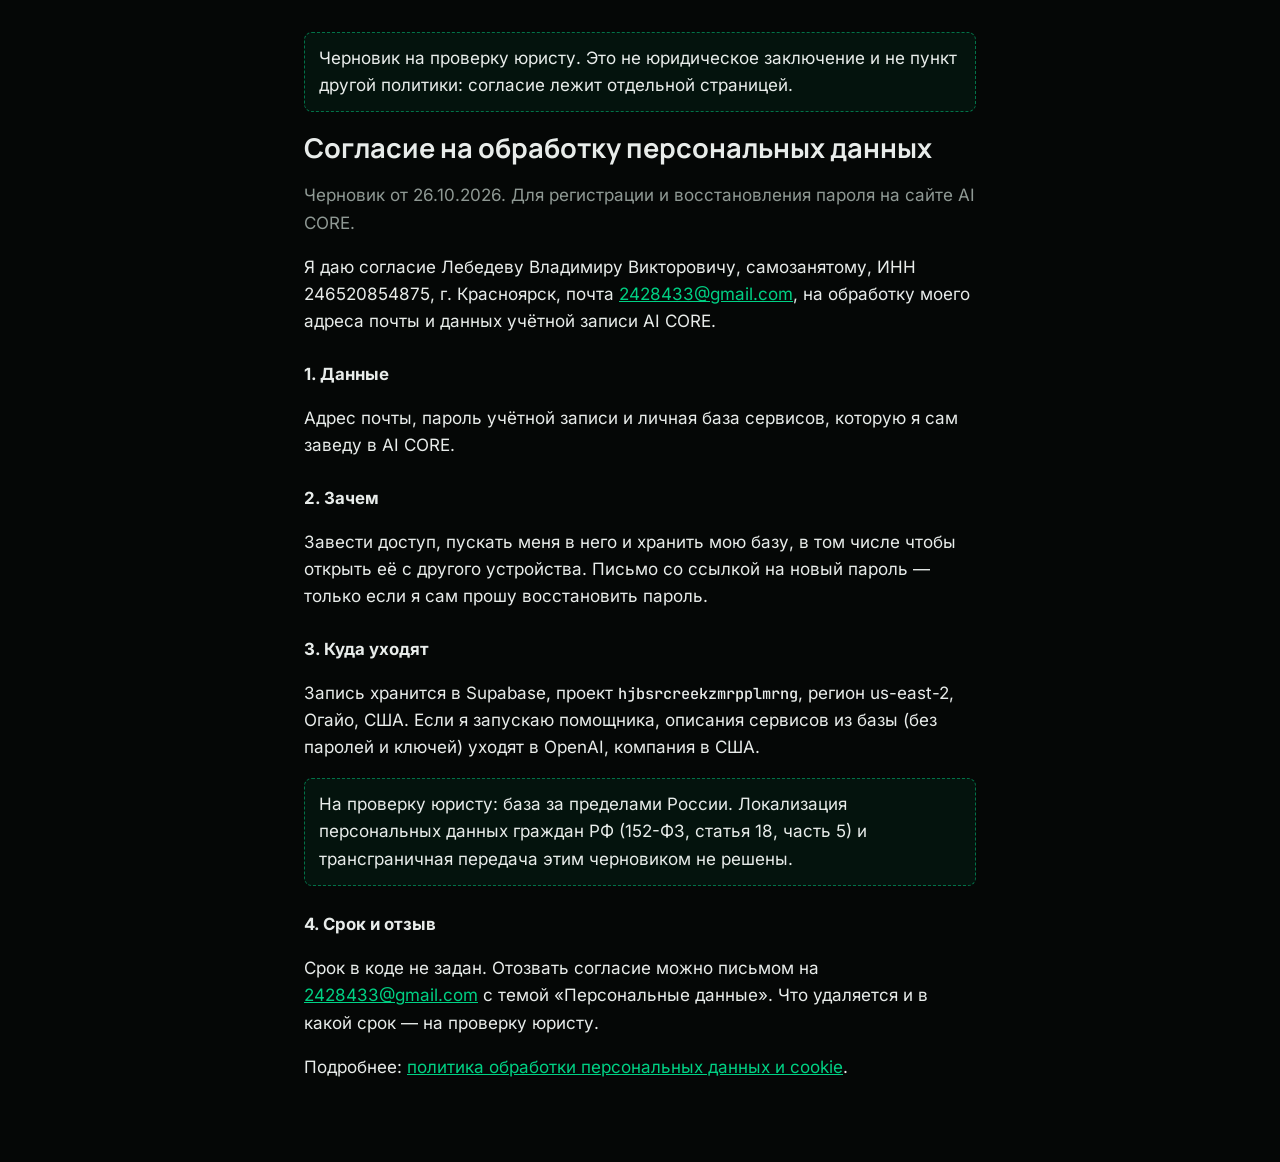
<file: consent.html>
<!doctype html>
<html lang="ru">
<head>
<meta charset="utf-8">
<meta name="viewport" content="width=device-width,initial-scale=1">
<title>Согласие на обработку персональных данных — AI CORE</title>
<link rel="icon" type="image/svg+xml" href="assets/AI-CORE-favicon.svg">
<link rel="stylesheet" href="assets/fonts/faces.css">
<link rel="stylesheet" href="legal.css">
</head>
<body>
<main>
  <p class="draft">Черновик на проверку юристу. Это не юридическое заключение и не пункт другой политики: согласие лежит отдельной страницей.</p>
  <h1>Согласие на обработку персональных данных</h1>
  <p class="meta">Черновик от 26.10.2026. Для регистрации и восстановления пароля на сайте AI CORE.</p>
  <p>Я даю согласие Лебедеву Владимиру Викторовичу, самозанятому, ИНН 246520854875, г. Красноярск, почта <a href="mailto:2428433@gmail.com">2428433@gmail.com</a>, на обработку моего адреса почты и данных учётной записи AI CORE.</p>
  <h2>1. Данные</h2>
  <p>Адрес почты, пароль учётной записи и личная база сервисов, которую я сам заведу в AI CORE.</p>
  <h2>2. Зачем</h2>
  <p>Завести доступ, пускать меня в него и хранить мою базу, в том числе чтобы открыть её с другого устройства. Письмо со ссылкой на новый пароль — только если я сам прошу восстановить пароль.</p>
  <h2>3. Куда уходят</h2>
  <p>Запись хранится в Supabase, проект <code>hjbsrcreekzmrpplmrng</code>, регион us-east-2, Огайо, США. Если я запускаю помощника, описания сервисов из базы (без паролей и ключей) уходят в OpenAI, компания в США.</p>
  <p class="draft">На проверку юристу: база за пределами России. Локализация персональных данных граждан РФ (152-ФЗ, статья 18, часть 5) и трансграничная передача этим черновиком не решены.</p>
  <h2>4. Срок и отзыв</h2>
  <p>Срок в коде не задан. Отозвать согласие можно письмом на <a href="mailto:2428433@gmail.com?subject=%D0%9F%D0%B5%D1%80%D1%81%D0%BE%D0%BD%D0%B0%D0%BB%D1%8C%D0%BD%D1%8B%D0%B5%20%D0%B4%D0%B0%D0%BD%D0%BD%D1%8B%D0%B5">2428433@gmail.com</a> с темой «Персональные данные». Что удаляется и в какой срок — на проверку юристу.</p>
  <p>Подробнее: <a href="privacy.html">политика обработки персональных данных и cookie</a>.</p>
</main>
</body>
</html>
</file>
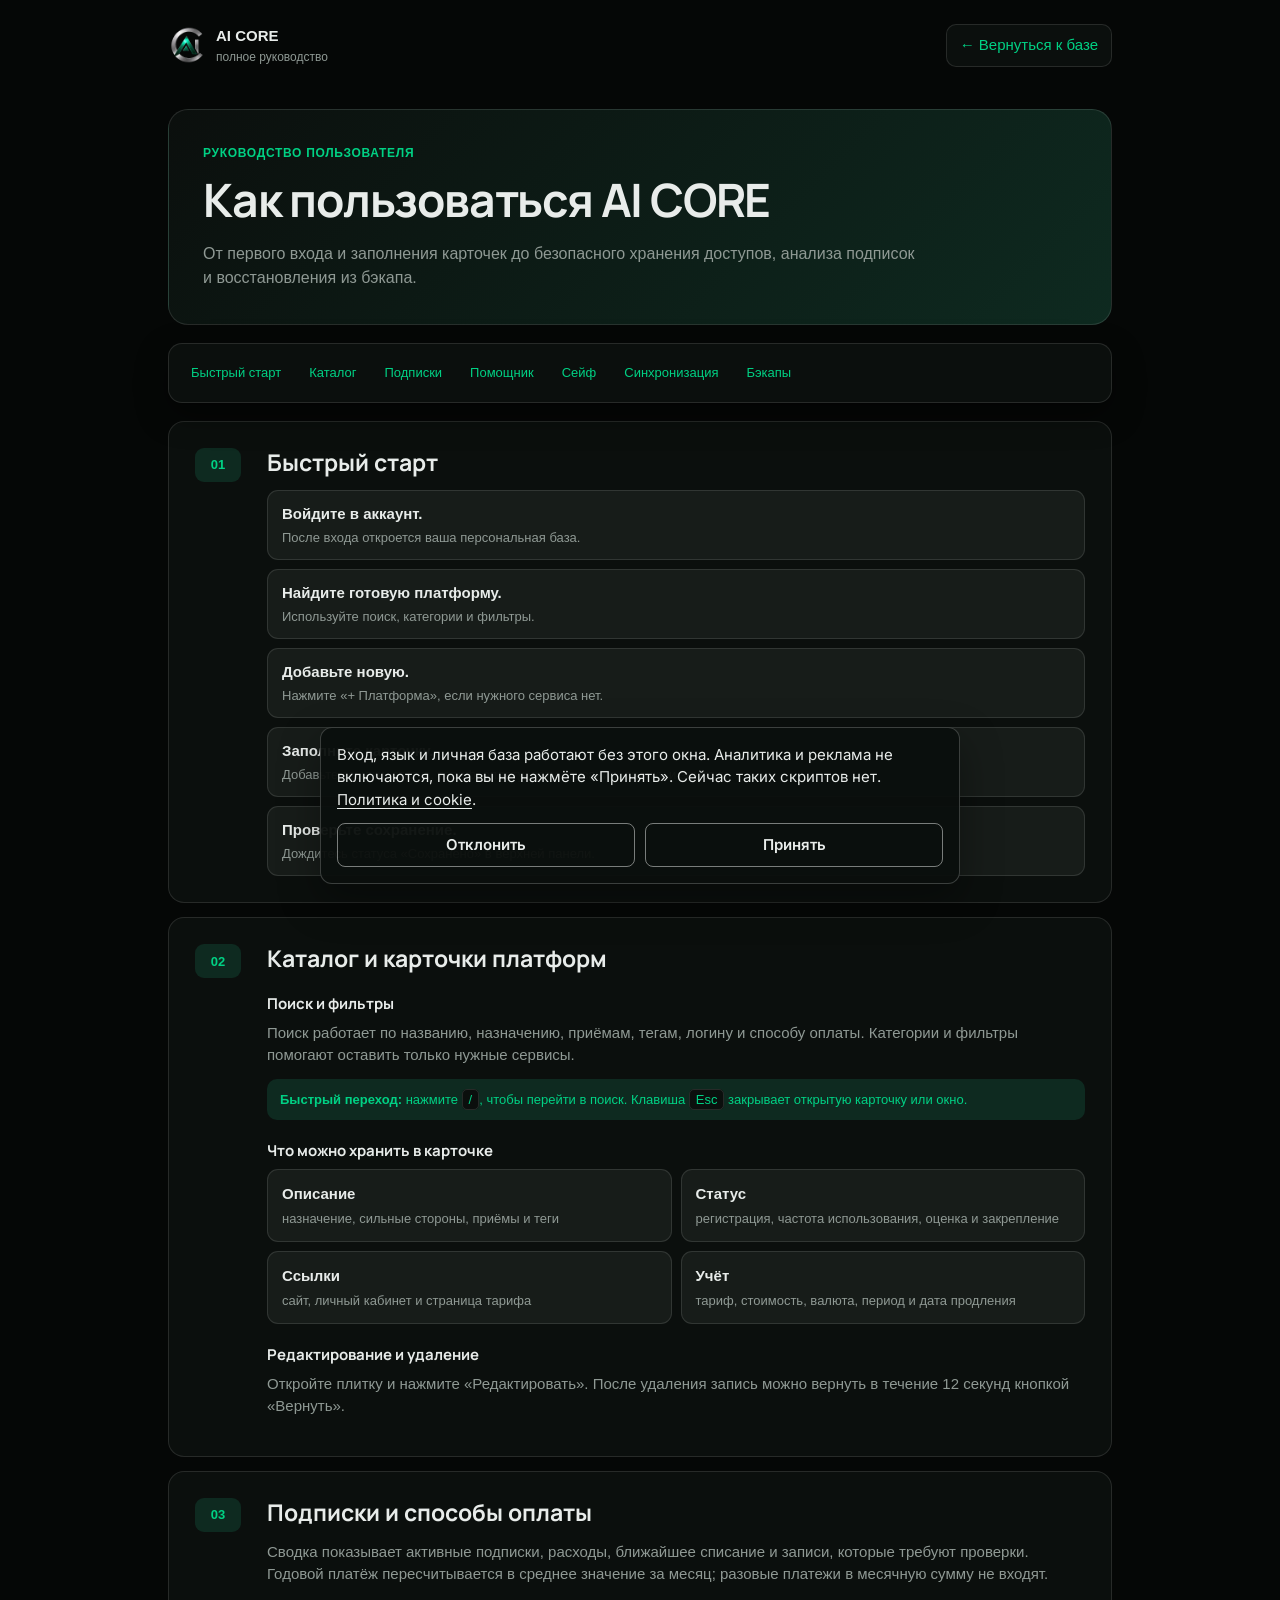
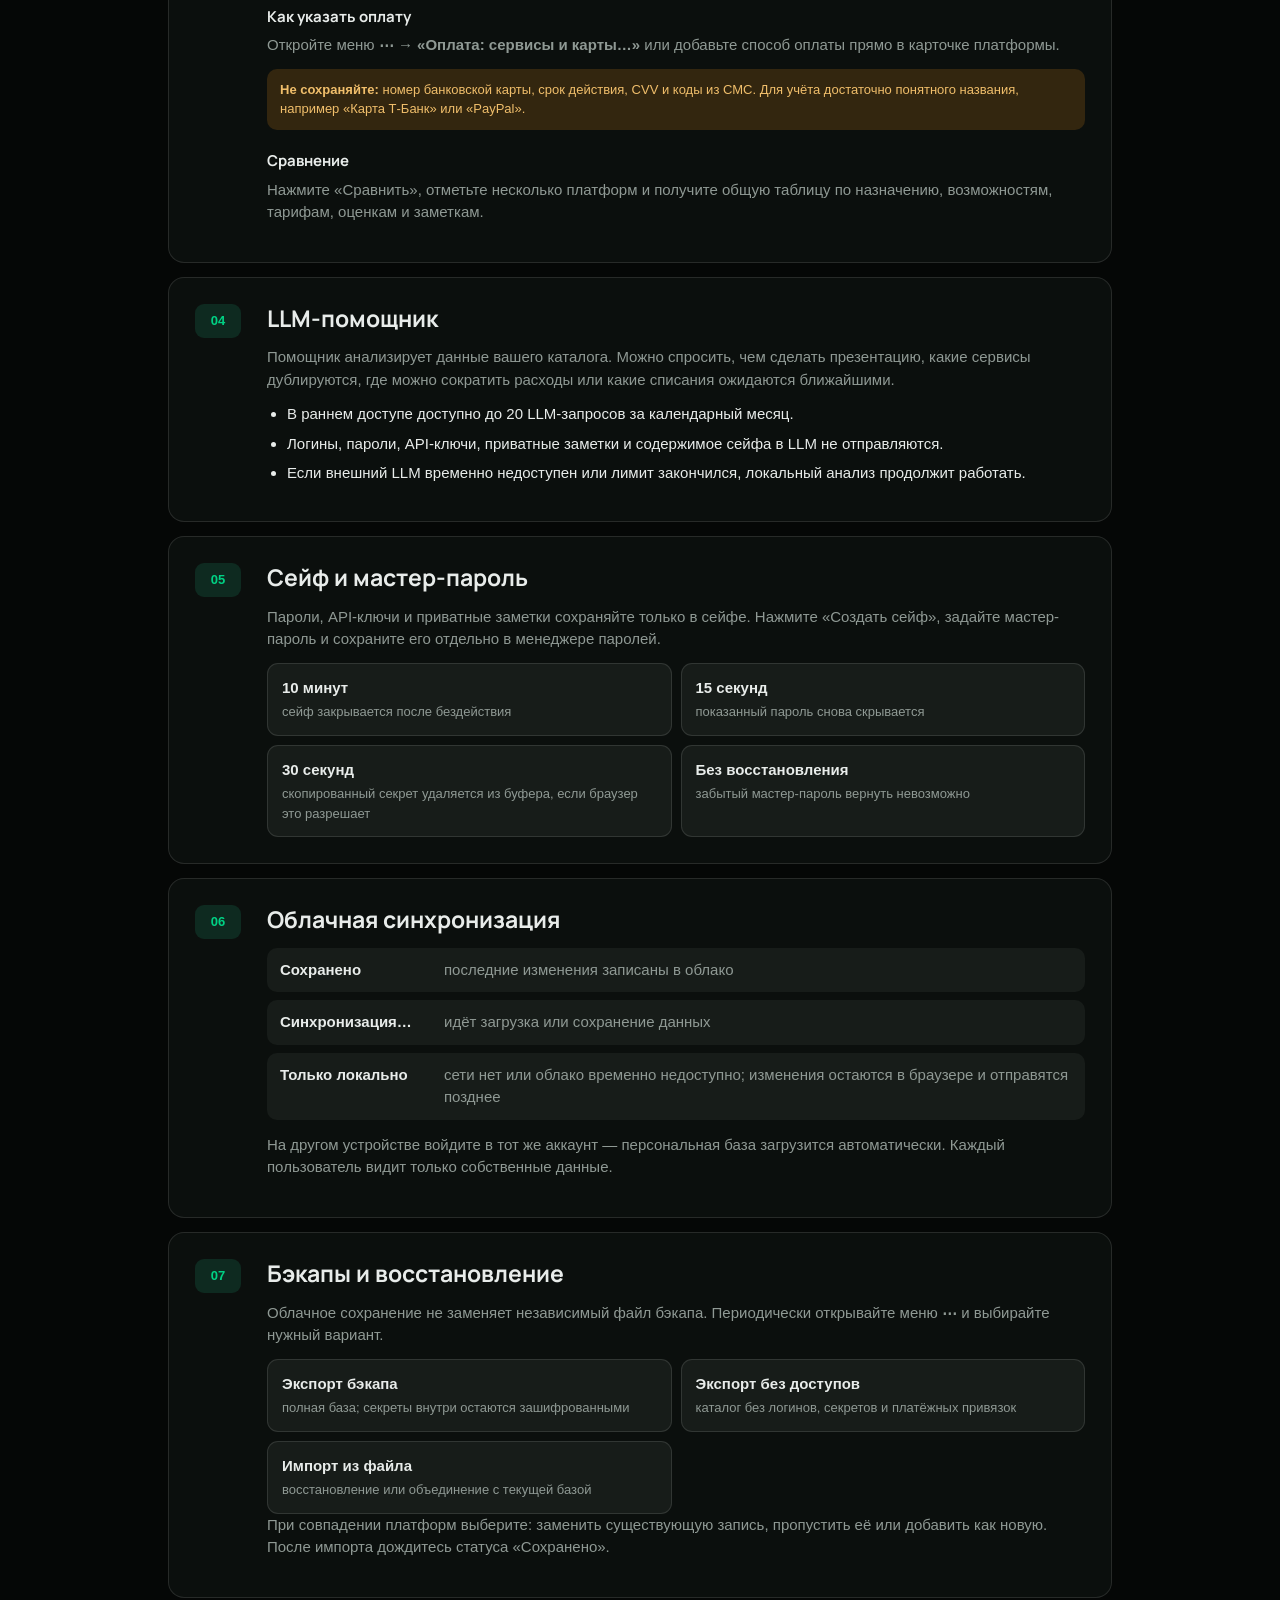
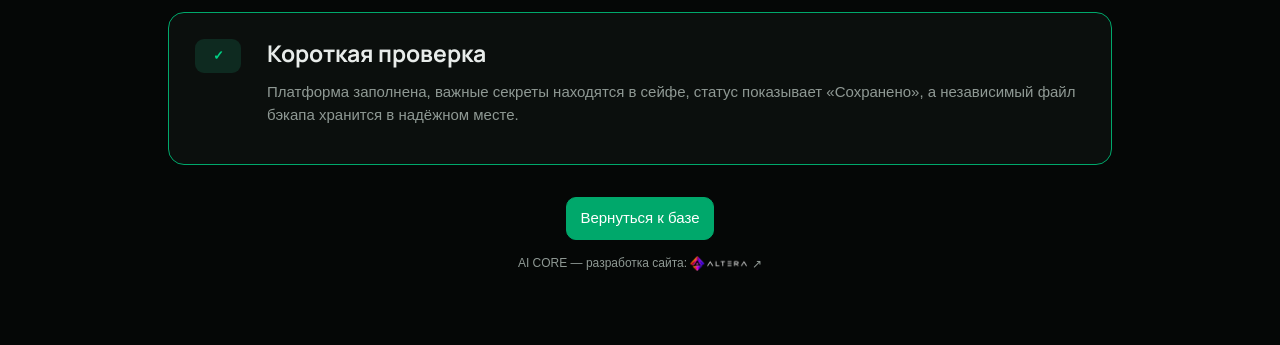
<file: guide.html>
<!doctype html>
<html translate="no" lang="ru">
<head>
<meta charset="utf-8">
<meta name="google" content="notranslate">
<meta name="viewport" content="width=device-width,initial-scale=1">
<title>Руководство — AI CORE</title>
<link rel="icon" type="image/svg+xml" href="assets/AI-CORE-favicon.svg">
<link rel="icon" type="image/png" sizes="32x32" href="assets/AI-CORE-favicon-32.png">
<link rel="apple-touch-icon" href="assets/AI-CORE-apple-touch.png">
<meta name="theme-color" content="#050706">
<link rel="stylesheet" href="assets/fonts/faces.css">
<link rel="stylesheet" href="cookie.css">
<link rel="stylesheet" href="assets/app.css?v=20260827-1800">
<link rel="stylesheet" href="assets/guide.css?v=20260827-1700">
</head>
<body>
<main class="manual-wrap">
  <header class="manual-head">
    <a class="manual-brand" href="ai-platforms.html"><img src="assets/AI-CORE-apple-touch.png" alt="AI CORE"><div><b>AI CORE</b><small>полное руководство</small></div></a>
    <a class="btn" href="ai-platforms.html">← Вернуться к базе</a>
  </header>

  <section class="manual-hero">
    <span class="manual-kicker">Руководство пользователя</span>
    <h1>Как пользоваться AI CORE</h1>
    <p>От первого входа и заполнения карточек до безопасного хранения доступов, анализа подписок и восстановления из бэкапа.</p>
  </section>

  <nav class="manual-nav" aria-label="Оглавление">
    <a href="#start">Быстрый старт</a>
    <a href="#catalog">Каталог</a>
    <a href="#subscriptions">Подписки</a>
    <a href="#assistant">Помощник</a>
    <a href="#vault">Сейф</a>
    <a href="#cloud">Синхронизация</a>
    <a href="#backup">Бэкапы</a>
  </nav>

  <section class="manual-section" id="start">
    <div class="manual-number">01</div>
    <div>
      <h2>Быстрый старт</h2>
      <ol class="manual-steps">
        <li><b>Войдите в аккаунт.</b><span>После входа откроется ваша персональная база.</span></li>
        <li><b>Найдите готовую платформу.</b><span>Используйте поиск, категории и фильтры.</span></li>
        <li><b>Добавьте новую.</b><span>Нажмите «+ Платформа», если нужного сервиса нет.</span></li>
        <li><b>Заполните карточку.</b><span>Добавьте ссылки, статус, тариф, оплату, дату списания, оценку и заметки.</span></li>
        <li><b>Проверьте сохранение.</b><span>Дождитесь статуса «Сохранено» в верхней панели.</span></li>
      </ol>
    </div>
  </section>

  <section class="manual-section" id="catalog">
    <div class="manual-number">02</div>
    <div>
      <h2>Каталог и карточки платформ</h2>
      <h3>Поиск и фильтры</h3>
      <p>Поиск работает по названию, назначению, приёмам, тегам, логину и способу оплаты. Категории и фильтры помогают оставить только нужные сервисы.</p>
      <div class="manual-tip"><b>Быстрый переход:</b> нажмите <kbd>/</kbd>, чтобы перейти в поиск. Клавиша <kbd>Esc</kbd> закрывает открытую карточку или окно.</div>

      <h3>Что можно хранить в карточке</h3>
      <div class="manual-grid">
        <article><b>Описание</b><span>назначение, сильные стороны, приёмы и теги</span></article>
        <article><b>Статус</b><span>регистрация, частота использования, оценка и закрепление</span></article>
        <article><b>Ссылки</b><span>сайт, личный кабинет и страница тарифа</span></article>
        <article><b>Учёт</b><span>тариф, стоимость, валюта, период и дата продления</span></article>
      </div>

      <h3>Редактирование и удаление</h3>
      <p>Откройте плитку и нажмите «Редактировать». После удаления запись можно вернуть в течение 12 секунд кнопкой «Вернуть».</p>
    </div>
  </section>

  <section class="manual-section" id="subscriptions">
    <div class="manual-number">03</div>
    <div>
      <h2>Подписки и способы оплаты</h2>
      <p>Сводка показывает активные подписки, расходы, ближайшее списание и записи, которые требуют проверки. Годовой платёж пересчитывается в среднее значение за месяц; разовые платежи в месячную сумму не входят.</p>

      <h3>Как указать оплату</h3>
      <p>Откройте меню <b>⋯ → «Оплата: сервисы и карты…»</b> или добавьте способ оплаты прямо в карточке платформы.</p>
      <div class="manual-warning"><b>Не сохраняйте:</b> номер банковской карты, срок действия, CVV и коды из СМС. Для учёта достаточно понятного названия, например «Карта Т-Банк» или «PayPal».</div>

      <h3>Сравнение</h3>
      <p>Нажмите «Сравнить», отметьте несколько платформ и получите общую таблицу по назначению, возможностям, тарифам, оценкам и заметкам.</p>
    </div>
  </section>

  <section class="manual-section" id="assistant">
    <div class="manual-number">04</div>
    <div>
      <h2>LLM-помощник</h2>
      <p>Помощник анализирует данные вашего каталога. Можно спросить, чем сделать презентацию, какие сервисы дублируются, где можно сократить расходы или какие списания ожидаются ближайшими.</p>
      <ul>
        <li>В раннем доступе доступно до 20 LLM-запросов за календарный месяц.</li>
        <li>Логины, пароли, API-ключи, приватные заметки и содержимое сейфа в LLM не отправляются.</li>
        <li>Если внешний LLM временно недоступен или лимит закончился, локальный анализ продолжит работать.</li>
      </ul>
    </div>
  </section>

  <section class="manual-section" id="vault">
    <div class="manual-number">05</div>
    <div>
      <h2>Сейф и мастер-пароль</h2>
      <p>Пароли, API-ключи и приватные заметки сохраняйте только в сейфе. Нажмите «Создать сейф», задайте мастер-пароль и сохраните его отдельно в менеджере паролей.</p>
      <div class="manual-grid">
        <article><b>10 минут</b><span>сейф закрывается после бездействия</span></article>
        <article><b>15 секунд</b><span>показанный пароль снова скрывается</span></article>
        <article><b>30 секунд</b><span>скопированный секрет удаляется из буфера, если браузер это разрешает</span></article>
        <article><b>Без восстановления</b><span>забытый мастер-пароль вернуть невозможно</span></article>
      </div>
    </div>
  </section>

  <section class="manual-section" id="cloud">
    <div class="manual-number">06</div>
    <div>
      <h2>Облачная синхронизация</h2>
      <dl class="manual-status">
        <div><dt>Сохранено</dt><dd>последние изменения записаны в облако</dd></div>
        <div><dt>Синхронизация…</dt><dd>идёт загрузка или сохранение данных</dd></div>
        <div><dt>Только локально</dt><dd>сети нет или облако временно недоступно; изменения остаются в браузере и отправятся позднее</dd></div>
      </dl>
      <p>На другом устройстве войдите в тот же аккаунт — персональная база загрузится автоматически. Каждый пользователь видит только собственные данные.</p>
    </div>
  </section>

  <section class="manual-section" id="backup">
    <div class="manual-number">07</div>
    <div>
      <h2>Бэкапы и восстановление</h2>
      <p>Облачное сохранение не заменяет независимый файл бэкапа. Периодически открывайте меню <b>⋯</b> и выбирайте нужный вариант.</p>
      <div class="manual-grid">
        <article><b>Экспорт бэкапа</b><span>полная база; секреты внутри остаются зашифрованными</span></article>
        <article><b>Экспорт без доступов</b><span>каталог без логинов, секретов и платёжных привязок</span></article>
        <article><b>Импорт из файла</b><span>восстановление или объединение с текущей базой</span></article>
      </div>
      <p>При совпадении платформ выберите: заменить существующую запись, пропустить её или добавить как новую. После импорта дождитесь статуса «Сохранено».</p>
    </div>
  </section>

  <section class="manual-section manual-help">
    <div class="manual-number">✓</div>
    <div><h2>Короткая проверка</h2><p>Платформа заполнена, важные секреты находятся в сейфе, статус показывает «Сохранено», а независимый файл бэкапа хранится в надёжном месте.</p></div>
  </section>

  <footer class="manual-foot"><a class="btn primary" href="ai-platforms.html">Вернуться к базе</a><span>AI CORE — разработка сайта: <a class="altera-credit" href="https://altera-tau.vercel.app/" target="_blank" rel="noopener noreferrer"><img src="assets/ALTERA-logo-horizontal-web.png" alt="ALTERA"><span class="ext" aria-hidden="true">↗</span></a></span></footer>
</main>

<div id="cookie-banner" class="cookie-banner" data-key="aicore-cookie" hidden>
  <p>Вход, язык и личная база работают без этого окна. Аналитика и реклама не включаются, пока вы не нажмёте «Принять». Сейчас таких скриптов нет. <a href="privacy.html">Политика и cookie</a>.</p>
  <div class="cookie-banner__row">
    <button type="button" data-cookie="reject">Отклонить</button>
    <button type="button" data-cookie="accept">Принять</button>
  </div>
</div>
<script src="cookie.js" defer></script>

</body>
</html>
</file>
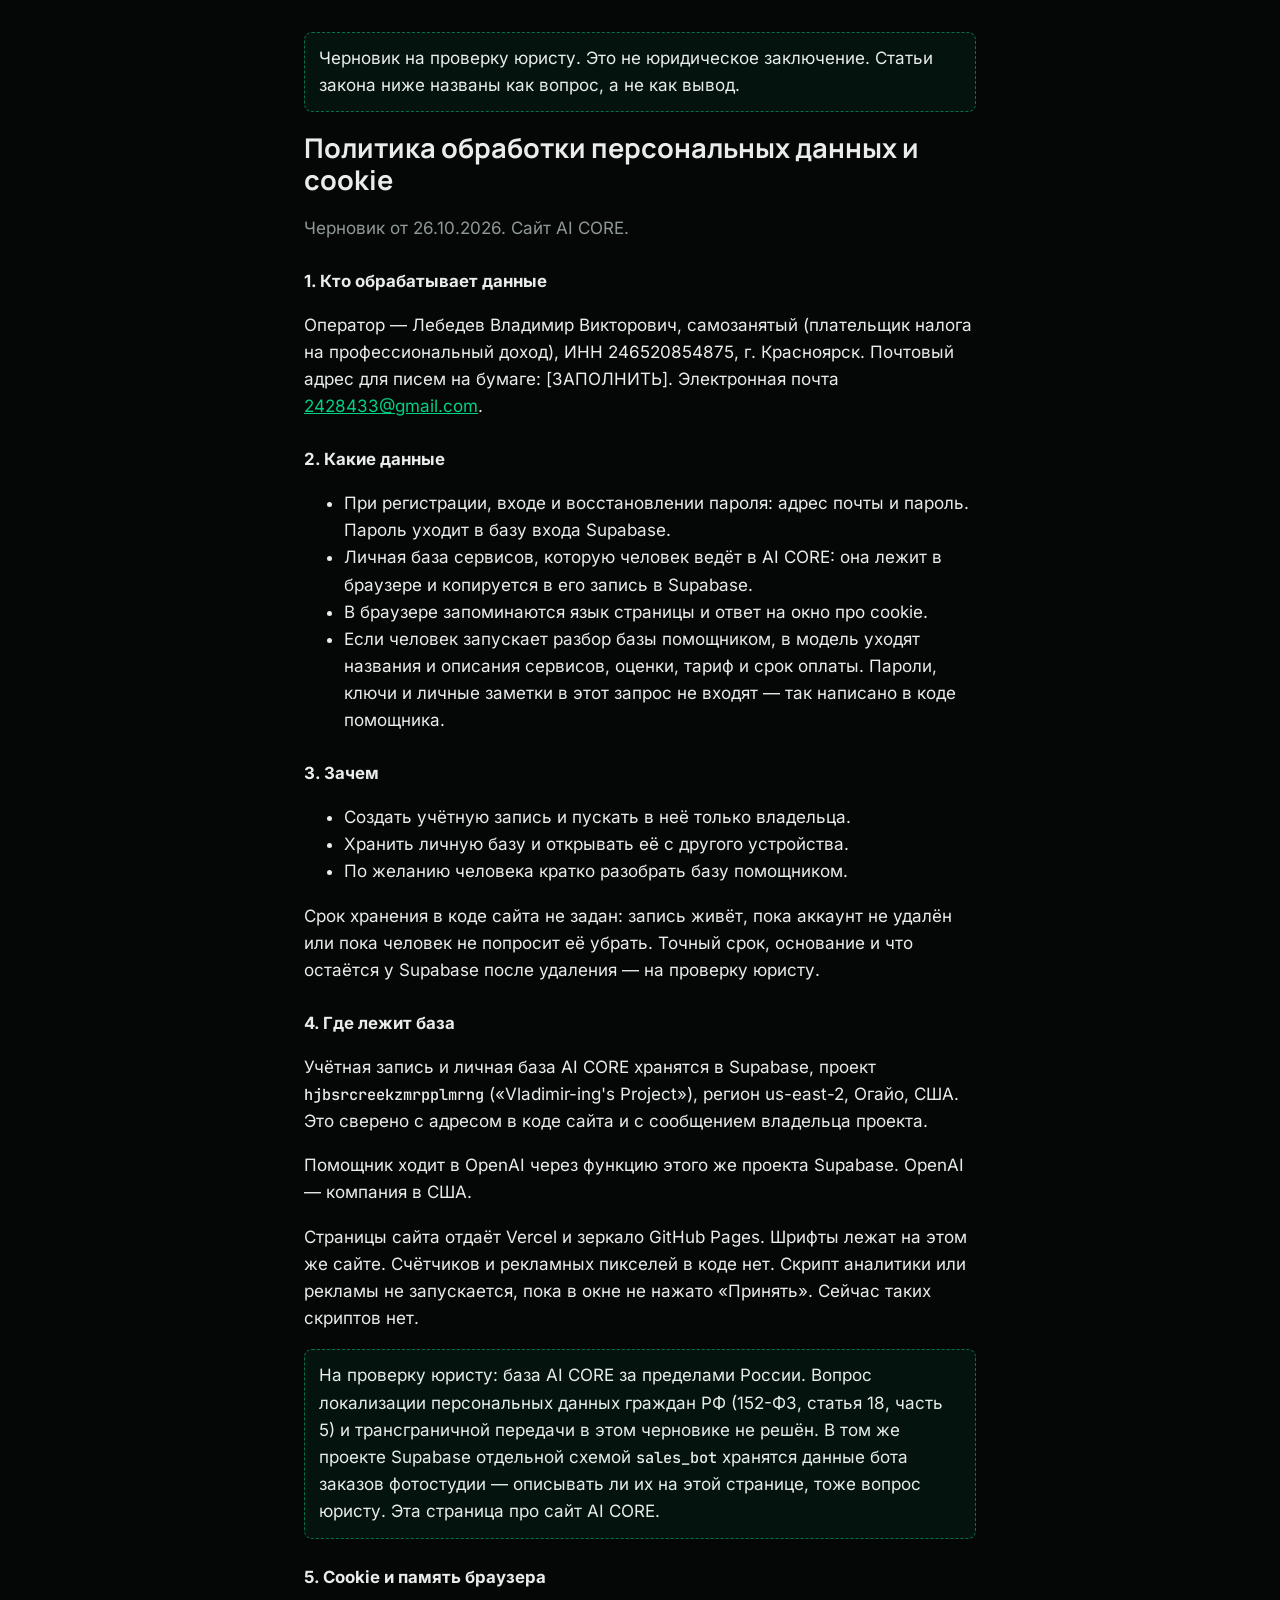
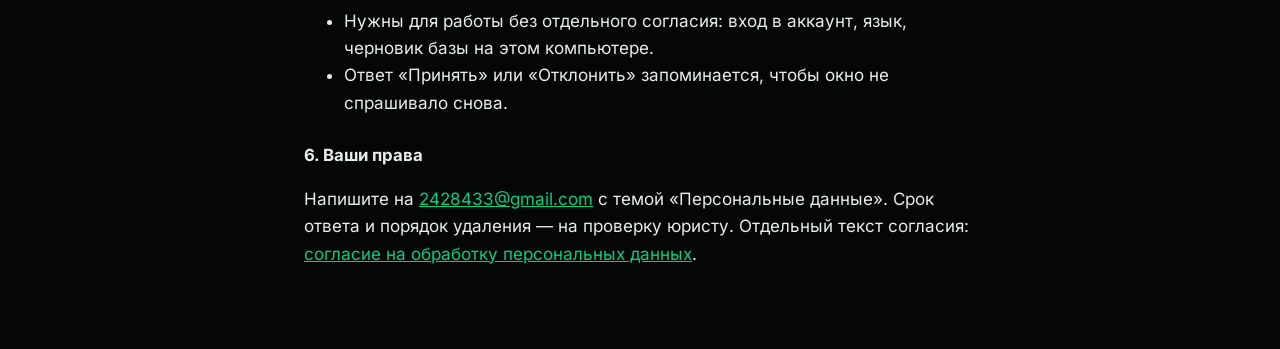
<file: privacy.html>
<!doctype html>
<html lang="ru">
<head>
<meta charset="utf-8">
<meta name="viewport" content="width=device-width,initial-scale=1">
<title>Политика обработки персональных данных и cookie — AI CORE</title>
<link rel="icon" type="image/svg+xml" href="assets/AI-CORE-favicon.svg">
<link rel="stylesheet" href="assets/fonts/faces.css">
<link rel="stylesheet" href="legal.css">
</head>
<body>
<main>
  <p class="draft">Черновик на проверку юристу. Это не юридическое заключение. Статьи закона ниже названы как вопрос, а не как вывод.</p>
  <h1>Политика обработки персональных данных и cookie</h1>
  <p class="meta">Черновик от 26.10.2026. Сайт AI CORE.</p>

  <h2>1. Кто обрабатывает данные</h2>
  <p>Оператор — Лебедев Владимир Викторович, самозанятый (плательщик налога на профессиональный доход), ИНН 246520854875, г. Красноярск. Почтовый адрес для писем на бумаге: [ЗАПОЛНИТЬ]. Электронная почта <a href="mailto:2428433@gmail.com">2428433@gmail.com</a>.</p>

  <h2>2. Какие данные</h2>
  <ul>
    <li>При регистрации, входе и восстановлении пароля: адрес почты и пароль. Пароль уходит в базу входа Supabase.</li>
    <li>Личная база сервисов, которую человек ведёт в AI CORE: она лежит в браузере и копируется в его запись в Supabase.</li>
    <li>В браузере запоминаются язык страницы и ответ на окно про cookie.</li>
    <li>Если человек запускает разбор базы помощником, в модель уходят названия и описания сервисов, оценки, тариф и срок оплаты. Пароли, ключи и личные заметки в этот запрос не входят — так написано в коде помощника.</li>
  </ul>

  <h2>3. Зачем</h2>
  <ul>
    <li>Создать учётную запись и пускать в неё только владельца.</li>
    <li>Хранить личную базу и открывать её с другого устройства.</li>
    <li>По желанию человека кратко разобрать базу помощником.</li>
  </ul>
  <p>Срок хранения в коде сайта не задан: запись живёт, пока аккаунт не удалён или пока человек не попросит её убрать. Точный срок, основание и что остаётся у Supabase после удаления — на проверку юристу.</p>

  <h2>4. Где лежит база</h2>
  <p>Учётная запись и личная база AI CORE хранятся в Supabase, проект <code>hjbsrcreekzmrpplmrng</code> («Vladimir-ing's Project»), регион us-east-2, Огайо, США. Это сверено с адресом в коде сайта и с сообщением владельца проекта.</p>
  <p>Помощник ходит в OpenAI через функцию этого же проекта Supabase. OpenAI — компания в США.</p>
  <p>Страницы сайта отдаёт Vercel и зеркало GitHub Pages. Шрифты лежат на этом же сайте. Счётчиков и рекламных пикселей в коде нет. Скрипт аналитики или рекламы не запускается, пока в окне не нажато «Принять». Сейчас таких скриптов нет.</p>
  <p class="draft">На проверку юристу: база AI CORE за пределами России. Вопрос локализации персональных данных граждан РФ (152-ФЗ, статья 18, часть 5) и трансграничной передачи в этом черновике не решён. В том же проекте Supabase отдельной схемой <code>sales_bot</code> хранятся данные бота заказов фотостудии — описывать ли их на этой странице, тоже вопрос юристу. Эта страница про сайт AI CORE.</p>

  <h2>5. Cookie и память браузера</h2>
  <ul>
    <li>Нужны для работы без отдельного согласия: вход в аккаунт, язык, черновик базы на этом компьютере.</li>
    <li>Ответ «Принять» или «Отклонить» запоминается, чтобы окно не спрашивало снова.</li>
  </ul>

  <h2>6. Ваши права</h2>
  <p>Напишите на <a href="mailto:2428433@gmail.com?subject=%D0%9F%D0%B5%D1%80%D1%81%D0%BE%D0%BD%D0%B0%D0%BB%D1%8C%D0%BD%D1%8B%D0%B5%20%D0%B4%D0%B0%D0%BD%D0%BD%D1%8B%D0%B5">2428433@gmail.com</a> с темой «Персональные данные». Срок ответа и порядок удаления — на проверку юристу. Отдельный текст согласия: <a href="consent.html">согласие на обработку персональных данных</a>.</p>
</main>
</body>
</html>
</file>
<file: assets/fonts/faces.css>
/* Шрифты сайта. SIL OFL 1.1. К Google страница не обращается. */
@font-face{font-family:'Inter';font-style:normal;font-weight:100 900;font-display:swap;src:url(inter-cyrillic.woff2) format('woff2');unicode-range:U+0301,U+0400-045F,U+0490-0491,U+04B0-04B1,U+2116}
@font-face{font-family:'Inter';font-style:normal;font-weight:100 900;font-display:swap;src:url(inter-latin.woff2) format('woff2');unicode-range:U+0000-00FF,U+0131,U+0152-0153,U+02BB-02BC,U+02C6,U+02DA,U+02DC,U+0304,U+0308,U+0329,U+2000-206F,U+20AC,U+2122,U+2191,U+2193,U+2212,U+2215,U+FEFF,U+FFFD}
@font-face{font-family:'Manrope';font-style:normal;font-weight:600;font-display:swap;src:url(manrope-cyrillic-600-normal.woff2) format('woff2');unicode-range:U+0301,U+0400-045F,U+0490-0491,U+04B0-04B1,U+2116}
@font-face{font-family:'Manrope';font-style:normal;font-weight:600;font-display:swap;src:url(manrope-latin-600-normal.woff2) format('woff2');unicode-range:U+0000-00FF,U+0131,U+0152-0153,U+02BB-02BC,U+02C6,U+02DA,U+02DC,U+0304,U+0308,U+0329,U+2000-206F,U+20AC,U+2122,U+2191,U+2193,U+2212,U+2215,U+FEFF,U+FFFD}
@font-face{font-family:'Manrope';font-style:normal;font-weight:700;font-display:swap;src:url(manrope-cyrillic-700-normal.woff2) format('woff2');unicode-range:U+0301,U+0400-045F,U+0490-0491,U+04B0-04B1,U+2116}
@font-face{font-family:'Manrope';font-style:normal;font-weight:700;font-display:swap;src:url(manrope-latin-700-normal.woff2) format('woff2');unicode-range:U+0000-00FF,U+0131,U+0152-0153,U+02BB-02BC,U+02C6,U+02DA,U+02DC,U+0304,U+0308,U+0329,U+2000-206F,U+20AC,U+2122,U+2191,U+2193,U+2212,U+2215,U+FEFF,U+FFFD}
@font-face{font-family:'Manrope';font-style:normal;font-weight:800;font-display:swap;src:url(manrope-cyrillic-800-normal.woff2) format('woff2');unicode-range:U+0301,U+0400-045F,U+0490-0491,U+04B0-04B1,U+2116}
@font-face{font-family:'Manrope';font-style:normal;font-weight:800;font-display:swap;src:url(manrope-latin-800-normal.woff2) format('woff2');unicode-range:U+0000-00FF,U+0131,U+0152-0153,U+02BB-02BC,U+02C6,U+02DA,U+02DC,U+0304,U+0308,U+0329,U+2000-206F,U+20AC,U+2122,U+2191,U+2193,U+2212,U+2215,U+FEFF,U+FFFD}
@font-face{font-family:'JetBrains Mono';font-style:normal;font-weight:500;font-display:swap;src:url(jetbrains-mono-cyrillic-500-normal.woff2) format('woff2');unicode-range:U+0301,U+0400-045F,U+0490-0491,U+04B0-04B1,U+2116}
@font-face{font-family:'JetBrains Mono';font-style:normal;font-weight:500;font-display:swap;src:url(jetbrains-mono-latin-500-normal.woff2) format('woff2');unicode-range:U+0000-00FF,U+0131,U+0152-0153,U+02BB-02BC,U+02C6,U+02DA,U+02DC,U+0304,U+0308,U+0329,U+2000-206F,U+20AC,U+2122,U+2191,U+2193,U+2212,U+2215,U+FEFF,U+FFFD}
@font-face{font-family:'JetBrains Mono';font-style:normal;font-weight:700;font-display:swap;src:url(jetbrains-mono-cyrillic-700-normal.woff2) format('woff2');unicode-range:U+0301,U+0400-045F,U+0490-0491,U+04B0-04B1,U+2116}
@font-face{font-family:'JetBrains Mono';font-style:normal;font-weight:700;font-display:swap;src:url(jetbrains-mono-latin-700-normal.woff2) format('woff2');unicode-range:U+0000-00FF,U+0131,U+0152-0153,U+02BB-02BC,U+02C6,U+02DA,U+02DC,U+0304,U+0308,U+0329,U+2000-206F,U+20AC,U+2122,U+2191,U+2193,U+2212,U+2215,U+FEFF,U+FFFD}
</file>
<file: cookie.css>
.cookie-banner{position:fixed;z-index:80;left:16px;right:16px;bottom:16px;max-width:640px;margin:0 auto;padding:16px;border:1px solid rgba(232,236,234,.22);border-radius:12px;background:rgba(11,15,13,.96);color:#E8ECEA;font:15px/1.5 Inter,Arial,sans-serif;box-shadow:0 16px 40px rgba(0,0,0,.35)}
.cookie-banner p{margin:0 0 12px}
.cookie-banner a{color:inherit;text-decoration:underline;text-underline-offset:3px}
.cookie-banner__row{display:flex;gap:10px}
.cookie-banner__row button{flex:1 1 0;min-height:44px;border:1px solid rgba(232,236,234,.5);border-radius:8px;background:transparent;color:inherit;font:inherit;font-weight:600;cursor:pointer}
.cookie-banner__row button:hover{background:rgba(255,255,255,.08)}
.cookie-banner__row button:focus-visible{outline:2px solid #fff;outline-offset:2px}
.consent-line{display:flex;gap:10px;align-items:flex-start;margin:14px 0 4px;font-size:14px;line-height:1.45;text-align:left}
.consent-line input{width:20px;height:20px;margin:2px 0 0;flex:none}
</file>
<file: assets/app.css>
/* Тёмная тема — основная. Светлая включается переключателем в меню.
   Палитра: AI CORE Brand System 2026 (Obsidian/Onyx/Graphite + серебро + Emerald/Signal). */
:root{
  color-scheme:dark;
  --bg:#050706; --panel:#0B0F0D; --panel2:#171C19; --txt:#E8ECEA; --muted:#8F9994;
  --line:rgba(232,236,234,.12); --line-strong:#4D5651;
  --acc:#00A86B; --accSoft:#0E2A20; --accTxt:#00D184; --acc-hi:#00D184; --acc-dark:#005C3B;
  --ok:#00D184; --okSoft:#0F2E20; --warn:#f0be6b; --warnSoft:#33260f;
  --danger:#ff9a94; --dangerSoft:#3a1c1c; --grey:#aeb6c4; --greySoft:#23282A;
  --shadow:0 1px 2px rgba(0,0,0,.3), 0 12px 32px rgba(0,0,0,.4);
  --r:16px;
  --font-heading:'Manrope','Inter',-apple-system,BlinkMacSystemFont,'Segoe UI',sans-serif;
}
:root[data-theme=light]{
  color-scheme:light;
  --bg:#f4f6f9; --panel:#ffffff; --panel2:#fbfcfe; --txt:#141821; --muted:#6b7280;
  --line:#e4e7ec; --line-strong:#9aa39e;
  --acc:#00875A; --accSoft:#E6F7EF; --accTxt:#00693F; --acc-hi:#00693F; --acc-dark:#005C3B;
  --ok:#0B7A4F; --okSoft:#E6F7EF; --warn:#b45309; --warnSoft:#fdf3e3;
  --danger:#c02626; --dangerSoft:#fdecec; --grey:#5b6270; --greySoft:#f0f1f4;
  --shadow:0 1px 2px rgba(16,24,40,.05), 0 10px 28px rgba(16,24,40,.08);
}
*{box-sizing:border-box}
html,body{margin:0;padding:0}
body{
  background:var(--bg); color:var(--txt); min-height:100vh;
  font:15px/1.5 -apple-system,BlinkMacSystemFont,"Segoe UI",Roboto,"Helvetica Neue",Arial,sans-serif;
  -webkit-font-smoothing:antialiased;
}
.wrap{max-width:1180px;margin:0 auto;padding:18px 18px 64px}
a{color:var(--accTxt)}
button{font:inherit;color:inherit}
h1,h2,h3,h4{margin:0;line-height:1.25;font-family:var(--font-heading)}

/* ---------- topbar ---------- */
.topbar{display:flex;gap:10px;align-items:center;flex-wrap:wrap;margin-bottom:16px}
.brand{display:flex;align-items:center;gap:10px;margin-right:auto}
.brand .logo{width:38px;height:38px;border-radius:11px;background:var(--acc);color:#fff;display:grid;place-items:center;font-size:19px;flex:none}
.brand h1{font-size:18px;letter-spacing:-.2px}
.brand p{margin:1px 0 0;font-size:12px;color:var(--muted)}
.product-credit{padding:34px 0 0;text-align:center;color:var(--muted);font-size:12px}
.product-credit a{color:var(--accTxt);font-weight:700;text-decoration:none;letter-spacing:.4px}
.product-credit a:hover{text-decoration:underline}

/* Фирменный кредит разработчика ALTERA — намеренное исключение из палитры
   AI CORE: настоящий логотип и цвет самого Altera (altera-lending) */
.altera-credit{display:inline-flex;align-items:center;gap:5px;text-decoration:none;vertical-align:middle}
.altera-credit img{height:15px;width:auto;display:block}
.altera-credit:hover img{opacity:.85}
.altera-credit .ext{color:var(--muted);font-weight:400}
:root[data-theme=light] .altera-credit img{filter:brightness(.55)}
.search{position:relative;flex:1 1 220px;max-width:320px}
.search input{width:100%;padding:9px 12px 9px 32px;border-radius:10px;border:1px solid var(--line-strong);background:var(--panel);color:var(--txt)}
.search span{position:absolute;left:10px;top:8px;opacity:.5;font-size:14px}
.btn{display:inline-flex;align-items:center;gap:7px;padding:9px 13px;border-radius:10px;border:1px solid var(--line);background:var(--panel);cursor:pointer;white-space:nowrap;transition:.12s}
.btn:hover{border-color:var(--acc)}
.btn.primary{background:var(--acc);border-color:var(--acc);color:#fff}
.btn.primary:hover{background:var(--acc-hi);border-color:var(--acc-hi)}
.btn.primary:active{background:var(--acc-dark);border-color:var(--acc-dark)}
.btn.ghost{background:transparent}
.btn.danger{color:var(--danger);border-color:var(--dangerSoft);background:var(--dangerSoft)}
.btn.sm{padding:6px 10px;font-size:13px;border-radius:9px}
.btn:disabled{opacity:.5;cursor:not-allowed}
.guide-btn{color:var(--accTxt);background:var(--accSoft);border-color:transparent}
.guide-btn:hover{border-color:var(--acc)}
.menu{position:relative}
.menu>summary{list-style:none;cursor:pointer}
.menu>summary::-webkit-details-marker{display:none}
.menu-pop{position:absolute;right:0;top:calc(100% + 6px);z-index:40;background:var(--panel);border:1px solid var(--line);border-radius:12px;box-shadow:var(--shadow);min-width:246px;padding:6px}
.menu-pop button{display:block;width:100%;text-align:left;padding:9px 11px;border:0;background:none;border-radius:8px;cursor:pointer;font-size:14px}
.menu-pop button:hover{background:var(--accSoft)}
.menu-pop hr{border:0;border-top:1px solid var(--line);margin:6px 4px}
.menu-pop .hint{padding:4px 11px 8px;font-size:12px;color:var(--muted)}
.lockchip{display:inline-flex;align-items:center;gap:7px;padding:8px 12px;border-radius:10px;font-size:13px;border:1px solid var(--line);cursor:pointer;background:var(--panel)}
.lockchip.on{background:var(--okSoft);border-color:transparent;color:var(--ok)}
.lockchip.off{background:var(--greySoft);border-color:transparent;color:var(--grey)}

/* ---------- banners ---------- */
.banner{display:flex;gap:10px;align-items:flex-start;padding:11px 13px;border-radius:12px;font-size:13.5px;margin-bottom:10px;background:var(--warnSoft);color:var(--warn)}
.banner.bad{background:var(--dangerSoft);color:var(--danger)}
.banner b{font-weight:600}
.banner .x{margin-left:auto;border:0;background:none;cursor:pointer;opacity:.6;font-size:16px;line-height:1}

/* ---------- stats ---------- */
.stats{display:grid;grid-template-columns:repeat(auto-fit,minmax(155px,1fr));gap:10px;margin-bottom:16px}
.stat{background:var(--panel);border:1px solid var(--line);border-radius:var(--r);padding:12px 14px}
.stat .k{font-size:12px;color:var(--muted);margin-bottom:5px}
.stat .v{font-size:20px;font-weight:650;letter-spacing:-.3px}
.stat .v small{font-size:12px;font-weight:500;color:var(--muted);display:block;margin-top:3px;letter-spacing:0}

/* ---------- attention dashboard ---------- */
.attention{background:var(--panel);border:1px solid var(--line);border-radius:var(--r);padding:14px;margin-bottom:16px}
.attention-head{display:flex;align-items:flex-end;gap:12px;justify-content:space-between;margin-bottom:10px}
.attention-head h2{font-size:15px;letter-spacing:-.2px}
.attention-head p{margin:2px 0 0;color:var(--muted);font-size:12.5px}
.attention-list{display:grid;grid-template-columns:repeat(auto-fit,minmax(230px,1fr));gap:9px}
.attention-item{border:1px solid var(--line);border-radius:11px;padding:10px 11px;background:var(--panel2);display:flex;gap:9px;align-items:flex-start;cursor:pointer;text-align:left;width:100%}
.attention-item:hover{border-color:var(--acc)}
.attention-icon{font-size:16px;line-height:1.2;flex:none}
.attention-item b{display:block;font-size:13.5px;margin-bottom:2px}
.attention-item span{display:block;color:var(--muted);font-size:12.5px;line-height:1.35}
.attention-item .money{color:var(--txt);display:inline;font-size:12.5px}

/* ---------- filters ---------- */
.filters{display:flex;gap:8px;flex-wrap:wrap;align-items:center;margin-bottom:14px}
.chip{padding:7px 12px;border-radius:999px;border:1px solid var(--line);background:var(--panel);cursor:pointer;font-size:13px;display:inline-flex;gap:6px;align-items:center}
.chip.active{background:var(--accSoft);border-color:transparent;color:var(--accTxt)}
.chip .n{opacity:.65;font-size:12px}
.filters select{padding:7px 10px;border-radius:10px;border:1px solid var(--line-strong);background:var(--panel);color:var(--txt);font-size:13px}
.filters .sep{flex:1}

/* ---------- grid ---------- */
.grid{display:grid;grid-template-columns:repeat(auto-fill,minmax(258px,1fr));gap:12px}
.tile{text-align:left;background:var(--panel);border:1px solid var(--line);border-radius:var(--r);padding:14px;cursor:pointer;display:flex;flex-direction:column;gap:8px;min-height:172px;transition:.14s;position:relative}
.tile:hover{transform:translateY(-2px);box-shadow:var(--shadow);border-color:var(--acc)}
.tile .row1{display:flex;align-items:center;gap:9px}
.tile .ico{width:34px;height:34px;border-radius:10px;background:var(--accSoft);display:grid;place-items:center;font-size:17px;flex:none}
/* фирменная иконка-монограмма */
.mono{font-weight:700;letter-spacing:.2px;font-size:13.5px;font-variant-ligatures:none}
.sheet-head .mono{font-size:16px}
.tile h3{font-size:15.5px;letter-spacing:-.2px;overflow:hidden;text-overflow:ellipsis;white-space:nowrap}
.tile .cat{font-size:11.5px;color:var(--muted);margin:1px 0 0}
.tile .pur{margin:0;font-size:13px;color:var(--muted);display:-webkit-box;-webkit-line-clamp:3;-webkit-box-orient:vertical;overflow:hidden}
.tile .row2{margin-top:auto;display:flex;align-items:center;gap:8px;flex-wrap:wrap}
.tile .pin{font-size:12px;opacity:.75}
.cell{position:relative;display:flex}
.cell>.tile{flex:1}
.kill,.go{position:absolute;top:7px;width:26px;height:26px;border-radius:8px;border:1px solid var(--line);
  background:var(--panel);color:var(--muted);font-size:13px;line-height:24px;text-align:center;cursor:pointer;
  opacity:0;transition:.12s;padding:0;z-index:2;text-decoration:none;display:block}
.kill{right:7px}
.go{right:39px;font-size:12.5px}
.cell:hover .kill,.cell:hover .go,.kill:focus-visible,.go:focus-visible{opacity:1}
.kill:hover{background:var(--dangerSoft);color:var(--danger);border-color:transparent}
.go:hover{background:var(--accSoft);color:var(--accTxt);border-color:transparent}
@media (hover:none){.kill,.go{opacity:.7}}
.tile.add{align-items:center;justify-content:center;border-style:dashed;color:var(--muted);gap:4px;min-height:172px}
.tile.add:hover{color:var(--accTxt)}
.tile.add .plus{font-size:26px;line-height:1}
.tile.add b{font-size:14.5px;font-weight:600}
.tile.add span{font-size:12.5px}
.badge{font-size:11.5px;padding:3px 8px;border-radius:999px;background:var(--greySoft);color:var(--grey);white-space:nowrap}
.badge.ok{background:var(--okSoft);color:var(--ok)}
.badge.warn{background:var(--warnSoft);color:var(--warn)}
.badge.bad{background:var(--dangerSoft);color:var(--danger)}
.badge.acc{background:var(--accSoft);color:var(--accTxt)}
.stars{font-size:12px;color:var(--warn);letter-spacing:1px;margin-left:auto}
.money{font-size:12.5px;font-weight:600}
.empty{text-align:center;color:var(--muted);padding:44px 10px}

/* ---------- overlay / modal ---------- */
.ov{position:fixed;inset:0;background:rgba(5,7,6,.55);backdrop-filter:blur(2px);z-index:60;display:flex;align-items:flex-start;justify-content:center;padding:22px 14px;overflow:auto}
.ov[hidden]{display:none}
.sheet{background:var(--panel);border-radius:18px;box-shadow:var(--shadow);width:100%;max-width:720px;border:1px solid var(--line);animation:pop .16s ease-out}
.sheet.narrow{max-width:440px}
.sheet.narrow:has(.guide-intro){max-width:700px}
@keyframes pop{from{transform:translateY(8px);opacity:0}to{transform:none;opacity:1}}
.sheet-head{display:flex;gap:12px;align-items:flex-start;padding:16px 18px;border-bottom:1px solid var(--line);position:sticky;top:0;background:var(--panel);border-radius:18px 18px 0 0;z-index:2}
.sheet-head .ico{width:42px;height:42px;border-radius:12px;background:var(--accSoft);display:grid;place-items:center;font-size:21px;flex:none}
.sheet-head h2{font-size:19px;letter-spacing:-.3px}
.sheet-head .sub{font-size:12.5px;color:var(--muted);margin-top:3px}
.sheet-head .x{margin-left:auto;border:1px solid var(--line);background:var(--panel);width:32px;height:32px;border-radius:9px;cursor:pointer;flex:none;font-size:16px}
.sheet-body{padding:16px 18px}
.sheet-foot{padding:13px 18px;border-top:1px solid var(--line);display:flex;gap:9px;flex-wrap:wrap;align-items:center}
.sheet-foot .sep{flex:1}

/* card view */
.sect{margin-bottom:18px}
.sect>h4{font-size:12px;text-transform:uppercase;letter-spacing:.6px;color:var(--muted);margin-bottom:8px}
.sect p{margin:0 0 8px;white-space:pre-wrap}
.sect ul{margin:0;padding-left:20px}
.sect ul li{margin-bottom:5px}
.guide-intro{margin:0 0 14px;color:var(--muted)}
.guide-steps{display:grid;gap:9px;margin-bottom:18px}
.guide-step{display:grid;grid-template-columns:30px 1fr;gap:10px;align-items:start;padding:11px 12px;border:1px solid var(--line);border-radius:11px;background:var(--panel2)}
.guide-step>span{width:25px;height:25px;border-radius:8px;background:var(--acc);color:#fff;display:grid;place-items:center;font-size:12px;font-weight:700}
.guide-step b{display:block;font-size:13.5px;margin-bottom:2px}
.guide-step p{margin:0;color:var(--muted);font-size:12.5px;white-space:normal}
.guide-status{display:grid;gap:7px;margin:0}
.guide-status div{display:grid;grid-template-columns:122px 1fr;gap:10px;font-size:13px}
.guide-status dt{font-weight:600}
.guide-status dd{margin:0;color:var(--muted)}
.guide-link{display:block;text-align:center;padding:10px 12px;border:1px solid var(--line);border-radius:10px;background:var(--panel2);text-decoration:none;font-weight:600}
.guide-link:hover{border-color:var(--acc)}
.kv{display:grid;grid-template-columns:170px 1fr;gap:7px 14px;font-size:14px}
.kv dt{color:var(--muted)}
.kv dd{margin:0;overflow-wrap:anywhere}
.secretbox{background:var(--panel2);border:1px solid var(--line);border-radius:12px;padding:12px}
.secretrow{display:flex;gap:8px;align-items:center;flex-wrap:wrap;margin-bottom:8px}
.secretrow:last-child{margin-bottom:0}
.secretrow .lab{width:104px;color:var(--muted);font-size:13px;flex:none}
.secretrow .val{font-family:ui-monospace,SFMono-Regular,Consolas,monospace;font-size:13.5px;background:var(--panel);border:1px solid var(--line);border-radius:8px;padding:5px 9px;min-width:120px;overflow-wrap:anywhere}
.linkrow{display:flex;gap:8px;flex-wrap:wrap}

/* form */
.form{display:grid;grid-template-columns:1fr 1fr;gap:12px}
.f{display:flex;flex-direction:column;gap:5px}
.f.wide{grid-column:1/-1}
.f label{font-size:12.5px;color:var(--muted)}
.f input,.f select,.f textarea{padding:9px 11px;border-radius:10px;border:1px solid var(--line-strong);background:var(--panel2);color:var(--txt);font:inherit;width:100%}
.f textarea{min-height:74px;resize:vertical}
.f .tip{font-size:11.5px;color:var(--muted)}
.f-group{grid-column:1/-1;border:1px solid var(--line);border-radius:12px;padding:13px;background:var(--panel2)}
.f-group>h4{font-size:12px;text-transform:uppercase;letter-spacing:.6px;color:var(--muted);margin-bottom:11px}
.f-group .form{grid-template-columns:1fr 1fr}
.check{display:flex;align-items:center;gap:8px;font-size:14px}
.check input{width:auto}
.pwfield{display:flex;gap:6px}
.pwfield input{flex:1}
.note{font-size:12.5px;color:var(--muted);background:var(--greySoft);border-radius:9px;padding:8px 10px;margin-bottom:10px}
.note.acc{background:var(--accSoft);color:var(--accTxt)}
@media (max-width:640px){
  .form,.f-group .form{grid-template-columns:1fr}
  .kv{grid-template-columns:1fr;gap:2px 0}
  .kv dt{margin-top:7px}
  .brand h1{font-size:16px}
  .guide-status div{grid-template-columns:1fr;gap:1px}
}

/* toast */
#toast{position:fixed;left:50%;bottom:22px;transform:translateX(-50%) translateY(16px);background:#171C19;color:#E8ECEA;padding:11px 16px;border-radius:11px;font-size:14px;box-shadow:var(--shadow);opacity:0;pointer-events:none;transition:.18s;z-index:90;max-width:90vw;text-align:center}
#toast.show{opacity:1;transform:translateX(-50%)}
#toast .tbtn{margin-left:12px;border:1px solid rgba(255,255,255,.35);background:transparent;color:#fff;
  border-radius:8px;padding:4px 10px;font-size:13px;cursor:pointer}
#toast .tbtn:hover{background:rgba(255,255,255,.14)}
.choice{display:block;width:100%;text-align:left;border:1px solid var(--line);background:var(--panel2);border-radius:11px;padding:11px 13px;margin-bottom:8px;cursor:pointer}
.choice:hover{border-color:var(--acc)}
.choice b{display:block;font-size:14.5px}
.choice span{font-size:12.5px;color:var(--muted)}


/* ---------- subscription economics ---------- */
#economics{margin-bottom:16px;background:var(--panel);border:1px solid var(--line);border-radius:var(--r);padding:14px}
.economics-head{display:flex;gap:14px;justify-content:space-between;align-items:flex-start;margin-bottom:10px;flex-wrap:wrap}
.economics-head h2{font-size:16px}
.economics-head p{margin:3px 0 0;color:var(--muted);font-size:12.5px}
.saving{text-align:right}
.saving span{display:block;font-size:11.5px;color:var(--muted)}
.saving b{font-size:18px}
.economics-list{display:grid;gap:7px}
.economics-row{display:flex;justify-content:space-between;gap:12px;align-items:center;width:100%;text-align:left;border:1px solid var(--line);background:var(--panel2);border-radius:11px;padding:10px 12px;cursor:pointer}
.economics-row:hover{border-color:var(--acc)}
.economics-row span{min-width:0}
.economics-row b{display:block;font-size:14px}
.economics-row small{display:block;margin-top:2px;color:var(--muted);font-size:12px}
.economics-row strong{white-space:nowrap;font-size:13px}
@media (max-width:640px){.saving{text-align:left}.economics-row{align-items:flex-start}.economics-row strong{font-size:12px}}


/* ---------- platform comparison ---------- */
.sheet.narrow:has(.compare-picker),.sheet.narrow:has(.compare-result){max-width:980px}
.compare-picker>p{margin:0 0 10px;color:var(--muted);font-size:13px}
.compare-options{display:grid;grid-template-columns:repeat(auto-fit,minmax(220px,1fr));gap:8px;max-height:55vh;overflow:auto}
.compare-option{display:flex;align-items:center;gap:9px;border:1px solid var(--line);background:var(--panel2);border-radius:11px;padding:9px 10px;cursor:pointer}
.compare-option:hover{border-color:var(--acc)}
.compare-option input{width:auto;flex:none}
.compare-option .ico{width:30px;height:30px;border-radius:8px;display:grid;place-items:center;flex:none}
.compare-option span{min-width:0}
.compare-option b{display:block;overflow:hidden;text-overflow:ellipsis;white-space:nowrap;font-size:13.5px}
.compare-option small{display:block;color:var(--muted);font-size:11.5px;overflow:hidden;text-overflow:ellipsis;white-space:nowrap}
.compare-table-wrap{overflow:auto;border:1px solid var(--line);border-radius:12px}
.compare-table{width:100%;min-width:720px;border-collapse:collapse;font-size:12.5px}
.compare-table th,.compare-table td{padding:10px 11px;border-right:1px solid var(--line);border-bottom:1px solid var(--line);vertical-align:top;text-align:left}
.compare-table th:last-child,.compare-table td:last-child{border-right:0}
.compare-table tbody tr:last-child th,.compare-table tbody tr:last-child td{border-bottom:0}
.compare-table thead th{background:var(--panel2);position:sticky;top:0;z-index:1}
.compare-table tbody th{width:130px;color:var(--muted);background:var(--panel2);font-weight:600}
.compare-name{display:flex;align-items:center;gap:8px;min-width:135px}
.compare-name .ico{width:28px;height:28px;border-radius:8px;display:grid;place-items:center;flex:none}
.compare-text{white-space:pre-wrap;min-width:160px}
@media (max-width:640px){.compare-options{grid-template-columns:1fr}}


/* ---------- local AI-base assistant ---------- */
.assistant-ui{display:grid;gap:12px}
.assistant-privacy{font-size:12.5px;color:var(--ok);background:var(--okSoft);border-radius:10px;padding:8px 10px}
.assistant-input{display:flex;gap:8px}
.assistant-input input{flex:1;padding:10px 12px;border:1px solid var(--line-strong);border-radius:10px;background:var(--panel2);color:var(--txt);font:inherit}
.assistant-examples{display:flex;gap:6px;flex-wrap:wrap}
.assistant-examples button{border:1px solid var(--line);background:var(--panel2);color:var(--muted);border-radius:999px;padding:6px 9px;font-size:12px;cursor:pointer}
.assistant-examples button:hover{border-color:var(--acc);color:var(--accTxt)}
.assistant-out{min-height:120px}
.assistant-empty{color:var(--muted);padding:24px 8px;text-align:center}
.assistant-answer>p{margin:7px 0 10px;color:var(--muted);font-size:13px}
.assistant-note{font-size:11.5px!important}
.assistant-recs{display:grid;gap:7px;margin-top:10px}
.assistant-rec{display:flex;align-items:center;gap:9px;width:100%;text-align:left;border:1px solid var(--line);background:var(--panel2);color:var(--txt);border-radius:11px;padding:9px 10px;cursor:pointer}
.assistant-rec:hover{border-color:var(--acc)}
.assistant-rec .ico{width:31px;height:31px;border-radius:9px;display:grid;place-items:center;flex:none}
.assistant-rec span{min-width:0;flex:1}
.assistant-rec b{display:block;font-size:13.5px}
.assistant-rec small{display:block;color:var(--muted);font-size:11.5px;overflow:hidden;text-overflow:ellipsis;white-space:nowrap}
.assistant-rec em{font-style:normal;font-size:12px;white-space:nowrap;color:var(--accTxt)}
@media (max-width:640px){.assistant-input{flex-direction:column}.assistant-rec{align-items:flex-start}.assistant-rec em{font-size:11px}}


/* ---------- secure remote assistant ---------- */
.assistant-connect{display:flex;align-items:center;justify-content:space-between;gap:12px;border:1px solid var(--line);background:var(--panel2);border-radius:11px;padding:10px 11px;flex-wrap:wrap}
.assistant-connect b{display:block;font-size:13px}.assistant-connect small{display:block;color:var(--muted);font-size:11.5px;margin-top:2px}
.assistant-connect-actions{display:flex;gap:6px;align-items:center;flex-wrap:wrap}.assistant-connect-actions input{min-width:210px;padding:7px 9px;border:1px solid var(--line-strong);border-radius:9px;background:var(--panel);color:var(--txt);font:inherit;font-size:12px}
.assistant-loading{padding:26px 10px;text-align:center;color:var(--accTxt)}
.assistant-fallback{font-size:12px;color:var(--warn);background:var(--warnSoft);border-radius:9px;padding:8px 10px;margin-bottom:10px}
.assistant-mode{display:inline-block;font-size:11.5px;color:var(--accTxt);background:var(--accSoft);padding:4px 8px;border-radius:999px;margin-bottom:10px}
.assistant-llm-text{font-size:13.5px;line-height:1.6}
@media (max-width:640px){.assistant-connect-actions{width:100%}.assistant-connect-actions input{width:100%;min-width:0}}
</file>
<file: assets/altera.css>
.altera-page{overflow-x:hidden;background:#090b12}
.altera-page:before,.altera-page:after{content:"";position:fixed;width:420px;height:420px;border-radius:50%;filter:blur(110px);opacity:.2;pointer-events:none;z-index:-1}
.altera-page:before{background:#766dff;top:-170px;left:-130px}.altera-page:after{background:#15d8bb;right:-170px;bottom:-190px}
.altera-wrap{max-width:1080px;margin:0 auto;padding:24px 20px 52px}
.altera-head{display:flex;align-items:center;justify-content:space-between;gap:16px}
.altera-logo{display:flex;align-items:center;gap:11px;color:var(--txt);text-decoration:none;letter-spacing:2.4px}
.altera-logo span{width:42px;height:42px;display:grid;place-items:center;border:1px solid #817cff;border-radius:13px;background:linear-gradient(145deg,#8b87ff,#4d46b9);box-shadow:0 0 28px rgba(139,135,255,.32);font-weight:800;letter-spacing:0}
.altera-hero{min-height:570px;display:flex;flex-direction:column;justify-content:center;align-items:flex-start;padding:70px 0}
.altera-kicker,.altera-index{color:#9b97ff;text-transform:uppercase;letter-spacing:1.5px;font-size:12px;font-weight:800}
.altera-hero h1{max-width:900px;margin:18px 0 22px;font-size:clamp(42px,7vw,78px);line-height:1.02;letter-spacing:-3px;background:linear-gradient(100deg,#fff 20%,#aaa7ff 62%,#67e8d3);-webkit-background-clip:text;background-clip:text;color:transparent}
.altera-lead{max-width:680px;margin:0;color:var(--muted);font-size:18px;line-height:1.65}
.altera-actions{margin-top:30px}
.altera-section{padding:52px 0;border-top:1px solid var(--line)}
.altera-section h2,.altera-product h2{font-size:30px;margin:8px 0 24px}
.altera-grid{display:grid;grid-template-columns:repeat(3,1fr);gap:12px}
.altera-grid article{min-height:180px;padding:23px;border:1px solid var(--line);border-radius:18px;background:rgba(23,27,35,.74)}
.altera-grid b{font-size:18px}.altera-grid p,.altera-product p{color:var(--muted);line-height:1.65}
.altera-product{display:flex;align-items:end;justify-content:space-between;gap:24px;margin:20px 0 70px;padding:34px;border:1px solid #454079;border-radius:22px;background:linear-gradient(135deg,rgba(35,34,68,.9),rgba(18,43,48,.72))}
.altera-product>div{max-width:650px}.altera-product h2{font-size:44px;margin-bottom:10px}.altera-product p{margin:0;font-size:16px}
.altera-foot{display:flex;justify-content:space-between;gap:15px;padding-top:22px;border-top:1px solid var(--line);color:var(--muted);font-size:12px;letter-spacing:.5px}
@media(max-width:720px){.altera-head .btn{padding:8px 10px}.altera-hero{min-height:500px}.altera-hero h1{font-size:clamp(38px,13vw,58px);letter-spacing:-2px}.altera-grid{grid-template-columns:1fr}.altera-product{align-items:flex-start;flex-direction:column;padding:25px}.altera-foot{flex-direction:column}}
</file>
<file: legal.css>
body{margin:0;background:#050706;color:#E8ECEA;font:17px/1.6 Inter,Arial,sans-serif}
main{max-width:42rem;margin:0 auto;padding:32px 20px 64px}
h1{font-family:Manrope,Inter,sans-serif;font-size:1.7rem;line-height:1.2}
h2{margin:1.6rem 0 .4rem;font-size:1.05rem}
a{color:#00D184}
code{font-family:"JetBrains Mono",ui-monospace,monospace;font-size:.9em}
.meta{color:#8F9994}
.draft{margin:0 0 1.2rem;padding:12px 14px;border:1px dashed rgba(0,209,132,.5);border-radius:8px;background:rgba(0,168,107,.08)}
</file>
<file: assets/guide.css>
.manual-wrap{max-width:980px;margin:0 auto;padding:24px 18px 72px}.manual-head{display:flex;align-items:center;justify-content:space-between;gap:14px;margin-bottom:42px}.manual-head .btn{text-decoration:none}.manual-brand{display:flex;align-items:center;gap:10px;color:var(--txt);text-decoration:none}.manual-brand>span,.manual-brand>img{width:38px;height:38px;border-radius:11px;background:var(--acc);color:#fff;display:grid;place-items:center;font-size:19px}.manual-brand b,.manual-brand small{display:block}.manual-brand small{color:var(--muted);font-size:12px;margin-top:1px}
.manual-hero{padding:34px;border:1px solid var(--line);background:linear-gradient(135deg,var(--panel),var(--accSoft));border-radius:20px;margin-bottom:18px}.manual-kicker{display:block;color:var(--accTxt);font-size:12px;font-weight:700;text-transform:uppercase;letter-spacing:.7px;margin-bottom:9px}.manual-hero h1{font-size:clamp(28px,5vw,46px);letter-spacing:-1.2px;max-width:720px}.manual-hero p{max-width:720px;color:var(--muted);font-size:16px;margin:14px 0 0}
.manual-nav{display:flex;gap:8px;flex-wrap:wrap;padding:12px;border:1px solid var(--line);background:var(--panel);border-radius:14px;position:sticky;top:10px;z-index:5;box-shadow:var(--shadow);margin-bottom:18px}.manual-nav a{padding:7px 10px;border-radius:8px;text-decoration:none;font-size:13px}.manual-nav a:hover{background:var(--accSoft)}
.manual-section{scroll-margin-top:90px;display:grid;grid-template-columns:54px minmax(0,1fr);gap:18px;padding:26px;margin-bottom:14px;background:var(--panel);border:1px solid var(--line);border-radius:16px}.manual-number{width:46px;height:34px;display:grid;place-items:center;border-radius:9px;background:var(--accSoft);color:var(--accTxt);font-weight:700;font-size:13px}.manual-section h2{font-size:23px;margin-bottom:14px}.manual-section h3{font-size:15px;margin:22px 0 8px}.manual-section p{color:var(--muted);margin:0 0 12px}.manual-section ul{padding-left:20px;margin:10px 0}.manual-section li{margin-bottom:7px}
.manual-steps{list-style:none;padding:0!important;margin:0!important;display:grid;gap:9px;counter-reset:step}.manual-steps li{display:grid;grid-template-columns:1fr;gap:2px;padding:12px 14px;background:var(--panel2);border:1px solid var(--line);border-radius:11px;margin:0}.manual-steps span,.manual-grid span{color:var(--muted);font-size:13px}
.manual-grid{display:grid;grid-template-columns:repeat(2,minmax(0,1fr));gap:9px}.manual-grid article{padding:13px 14px;border:1px solid var(--line);border-radius:11px;background:var(--panel2)}.manual-grid b,.manual-grid span{display:block}.manual-grid b{margin-bottom:3px}
.manual-tip,.manual-warning{padding:11px 13px;border-radius:10px;background:var(--accSoft);color:var(--accTxt);font-size:13px}.manual-warning{background:var(--warnSoft);color:var(--warn)}kbd{padding:2px 6px;border:1px solid var(--line);border-radius:5px;background:var(--panel);font:inherit}
.manual-status{display:grid;gap:8px;margin:0 0 14px}.manual-status>div{display:grid;grid-template-columns:150px 1fr;gap:14px;padding:11px 13px;background:var(--panel2);border-radius:10px}.manual-status dt{font-weight:700}.manual-status dd{margin:0;color:var(--muted)}.manual-help{border-color:var(--acc)}.manual-foot{display:flex;flex-direction:column;align-items:center;gap:14px;padding-top:18px}.manual-foot>a{text-decoration:none}.manual-foot span{color:var(--muted);font-size:12px}.manual-foot span a{color:var(--accTxt);font-weight:700;text-decoration:none;letter-spacing:.4px}
@media(max-width:640px){.manual-wrap{padding:16px 12px 52px}.manual-head{margin-bottom:20px}.manual-head .btn{padding:8px 10px}.manual-hero{padding:24px 20px}.manual-nav{position:static}.manual-section{grid-template-columns:1fr;padding:20px}.manual-grid{grid-template-columns:1fr}.manual-status>div{grid-template-columns:1fr;gap:2px}}
</file>
